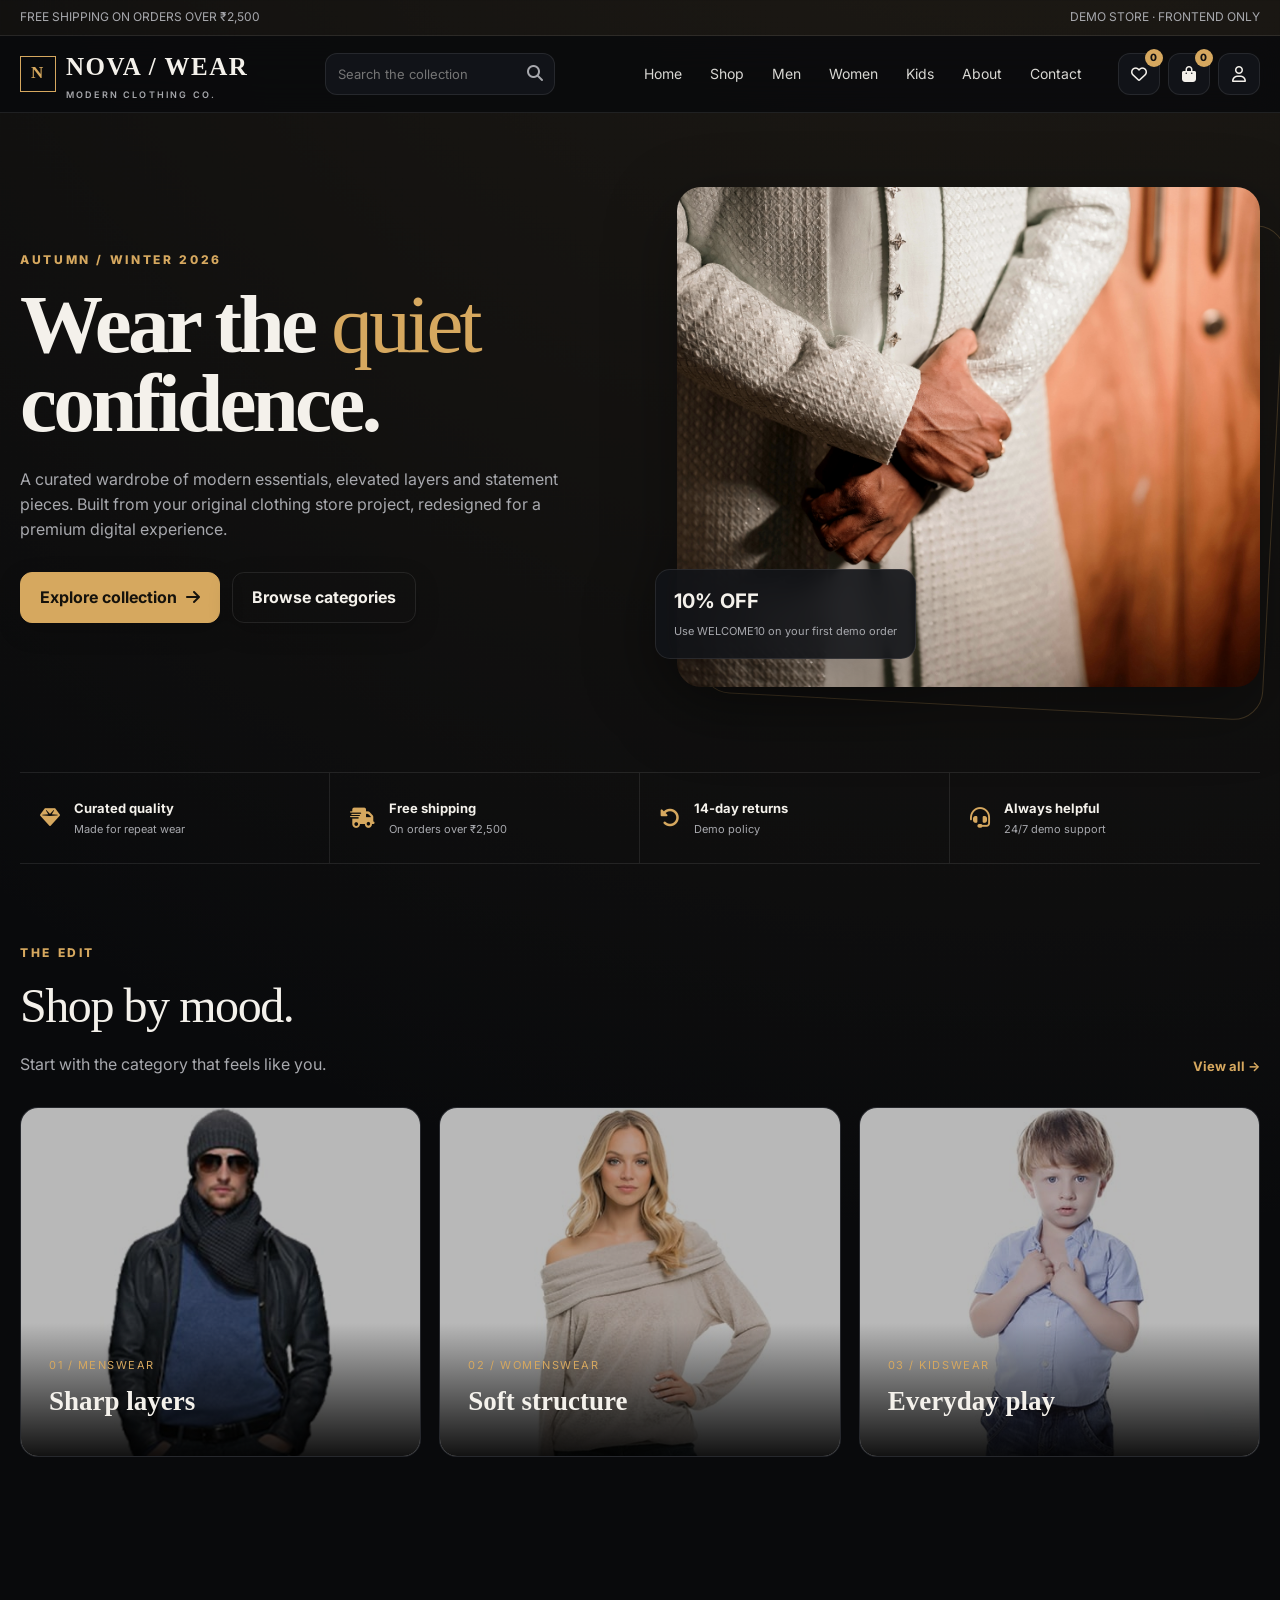
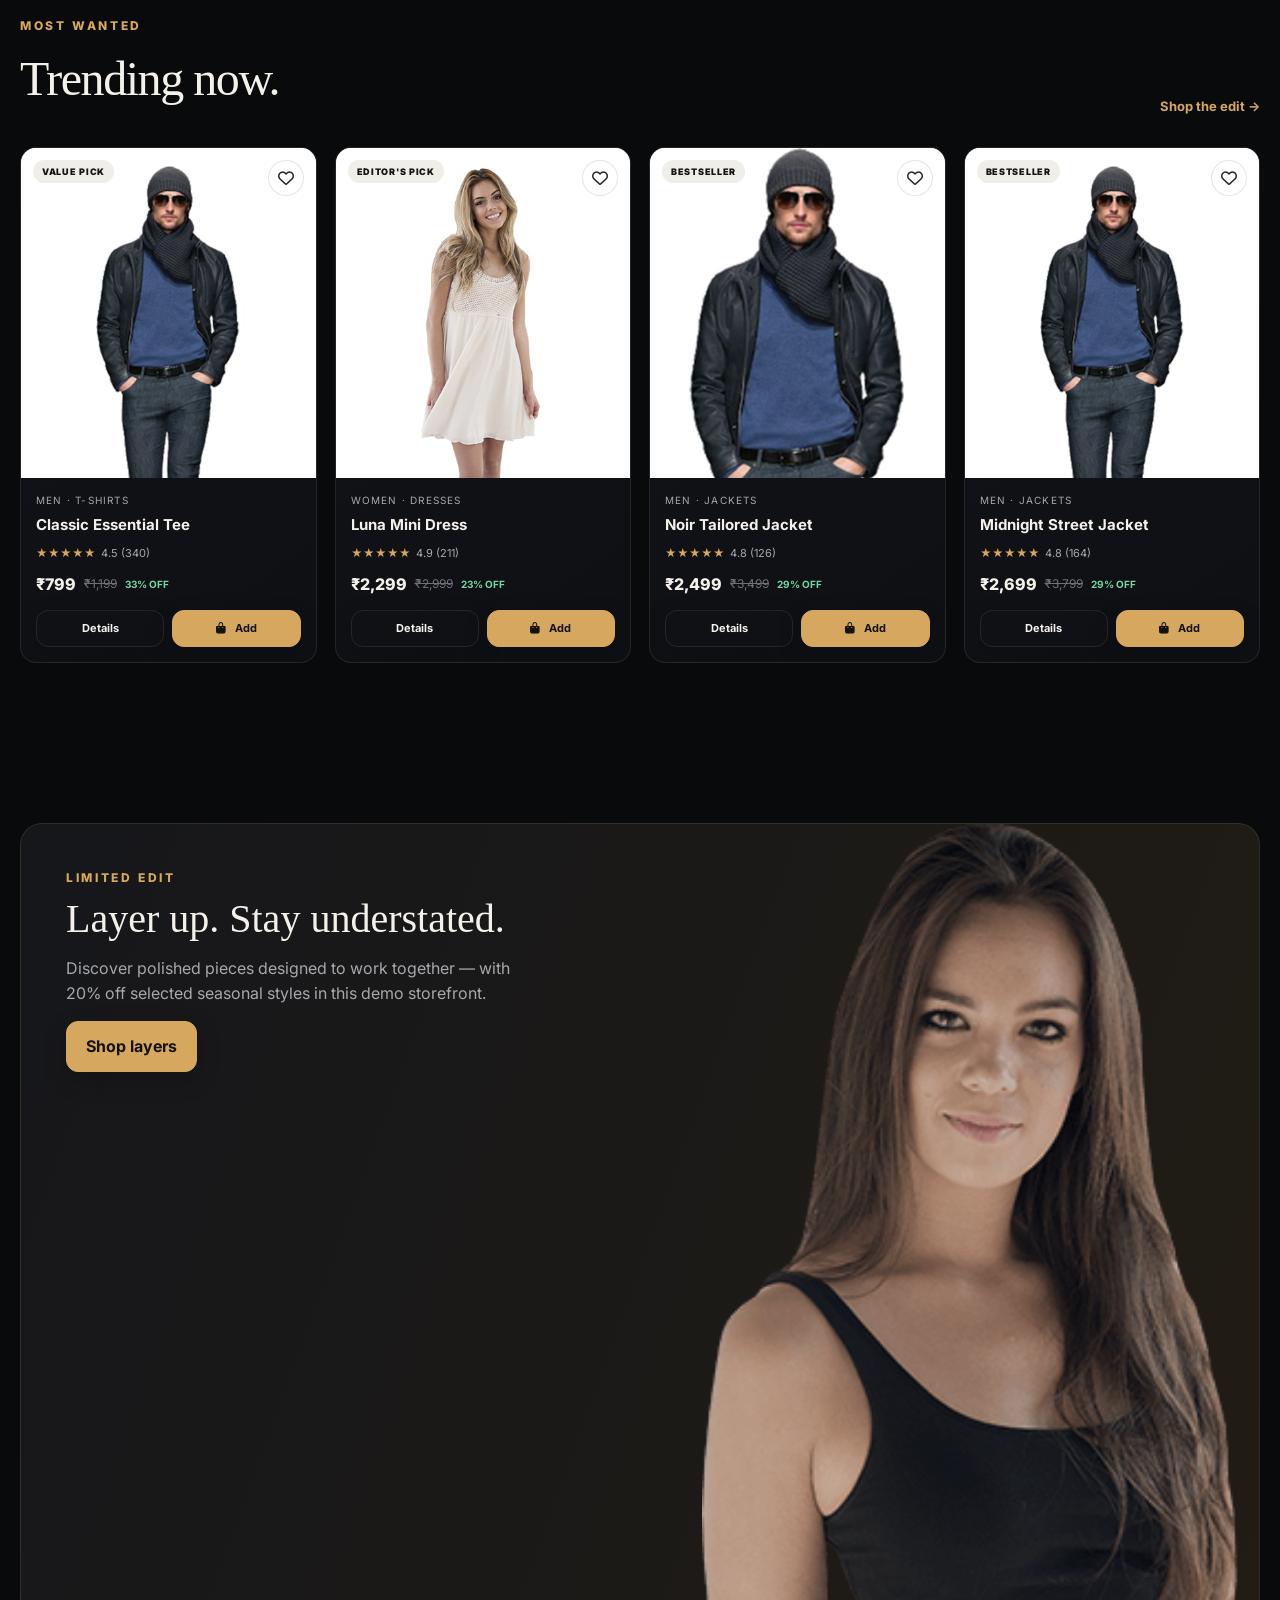
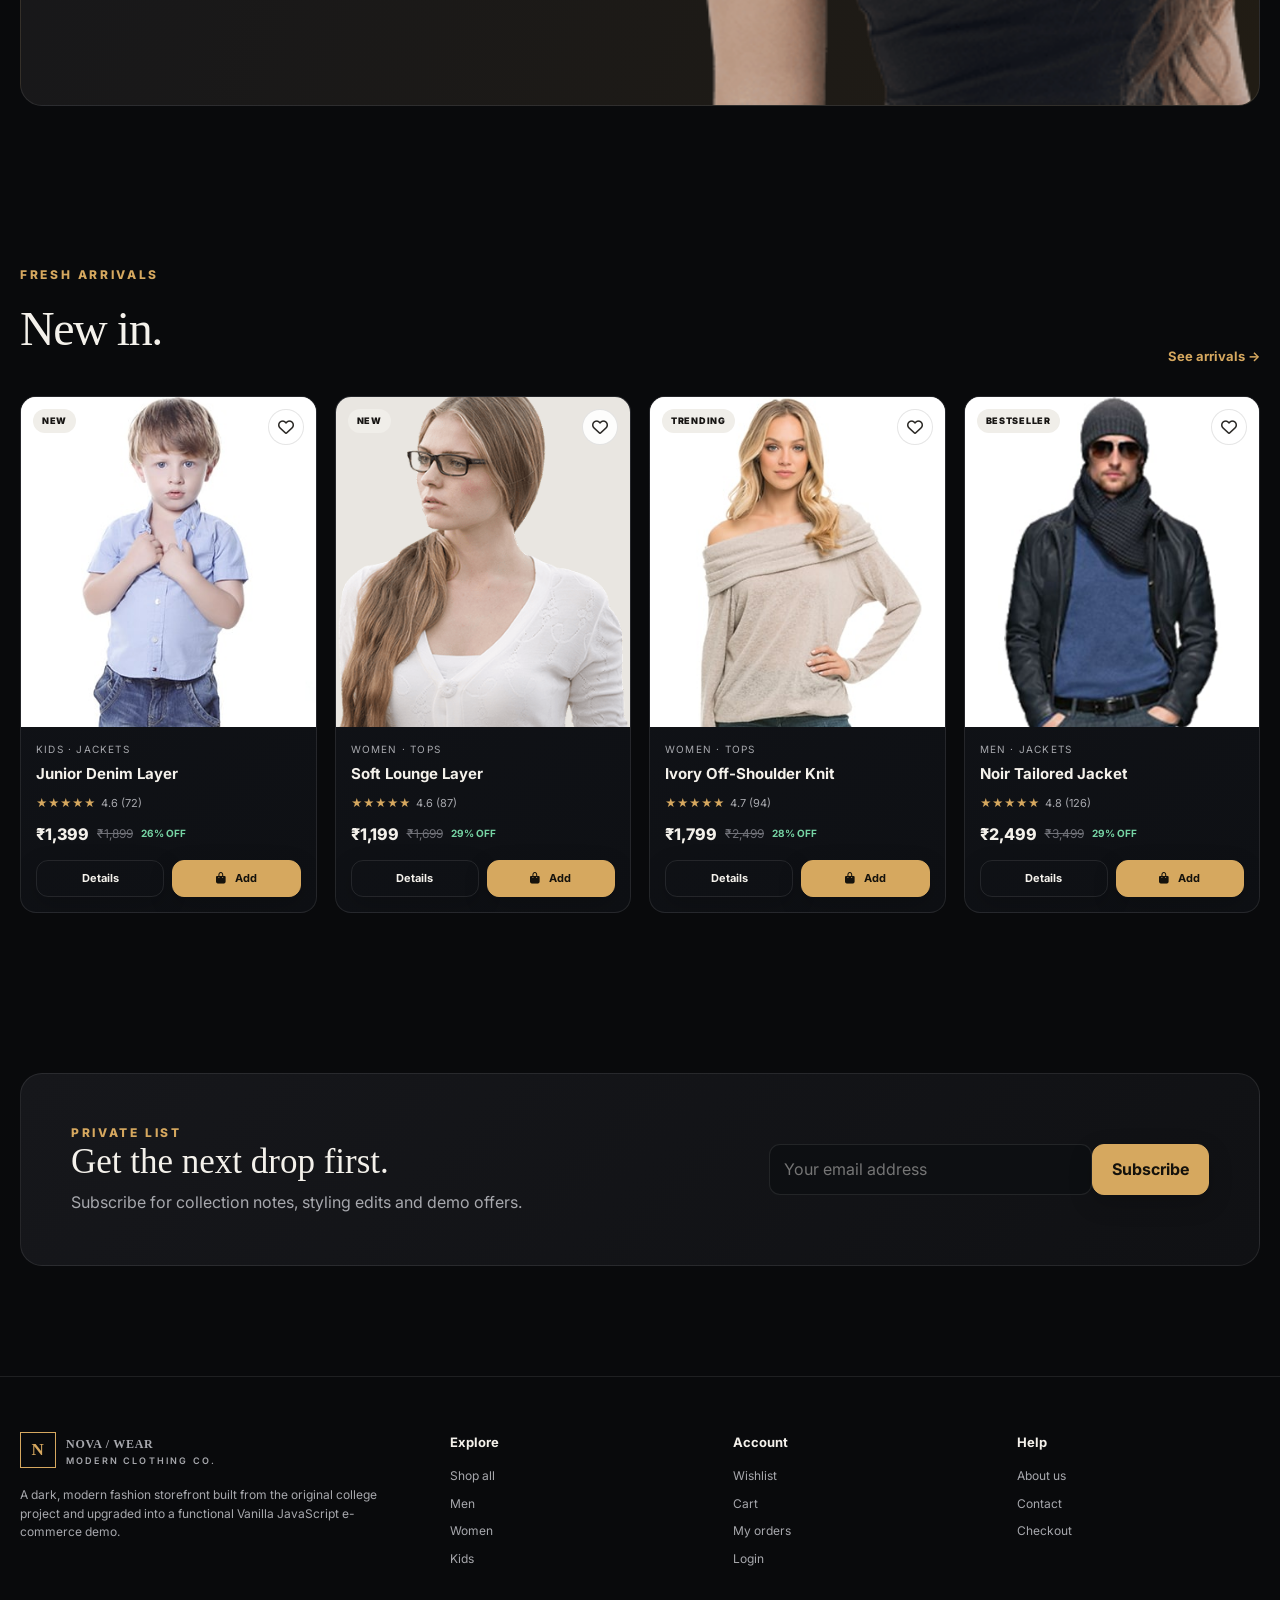
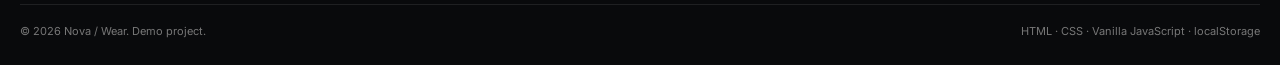
<file: index.html>
<!doctype html><html lang="en"><head><meta charset="UTF-8"><meta name="viewport" content="width=device-width, initial-scale=1.0">
<title>Home · NOVA / WEAR</title>
<meta name="description" content="NOVA / WEAR — premium dark fashion e-commerce demo.">
<link rel="preconnect" href="https://fonts.googleapis.com"><link rel="preconnect" href="https://fonts.gstatic.com" crossorigin>
<link href="https://fonts.googleapis.com/css2?family=Inter:wght@400;500;600;700;800&display=swap" rel="stylesheet">
<link rel="stylesheet" href="https://cdnjs.cloudflare.com/ajax/libs/font-awesome/6.5.2/css/all.min.css">
<link rel="stylesheet" href="css/style.css"></head><body><a class="skip-link" href="#main">Skip to content</a>
<div class="topbar"><div class="container topbar-inner"><span>FREE SHIPPING ON ORDERS OVER ₹2,500</span><span>DEMO STORE · FRONTEND ONLY</span></div></div>
<header class="site-header"><div class="container nav-wrap">
<a class="logo" href="index.html"><span class="logo-mark">N</span><span>NOVA / WEAR<small>MODERN CLOTHING CO.</small></span></a>
<form class="search-box"><input aria-label="Search products" placeholder="Search the collection"><button aria-label="Search"><i class="fa-solid fa-magnifying-glass"></i></button></form>
<button class="menu-btn" data-menu aria-label="Open navigation"><i class="fa-solid fa-bars"></i></button>
<nav class="nav" aria-label="Main navigation"><a href="index.html">Home</a><a href="shop.html">Shop</a><a href="shop.html?category=Men">Men</a><a href="shop.html?category=Women">Women</a><a href="shop.html?category=Kids">Kids</a><a href="about.html">About</a><a href="contact.html">Contact</a></nav>
<div class="nav-actions"><a class="icon-btn" href="wishlist.html" aria-label="Wishlist"><i class="fa-regular fa-heart"></i><span class="count" data-wish-count>0</span></a><a class="icon-btn" href="cart.html" aria-label="Cart"><i class="fa-solid fa-bag-shopping"></i><span class="count" data-cart-count>0</span></a><a class="icon-btn" href="login.html" aria-label="Account"><i class="fa-regular fa-user"></i></a></div>
</div></header><main id="main">
<section class="container hero"><div class="reveal"><div class="eyebrow">Autumn / Winter 2026</div><h1>Wear the <em>quiet</em> confidence.</h1><p>A curated wardrobe of modern essentials, elevated layers and statement pieces. Built from your original clothing store project, redesigned for a premium digital experience.</p><div class="hero-actions"><a class="btn btn-primary" href="shop.html">Explore collection <i class="fa-solid fa-arrow-right"></i></a><a class="btn btn-ghost" href="#categories">Browse categories</a></div></div><div class="hero-media reveal delay-2"><img src="pexels-bonaventure-fernandez-744363-28802603.jpg" alt="Premium fashion knitwear editorial"><div class="hero-badge"><strong>10% OFF</strong><span>Use WELCOME10 on your first demo order</span></div></div></section>
<section class="container"><div class="features"><div class="feature"><i class="fa-solid fa-gem"></i><div><strong>Curated quality</strong><span>Made for repeat wear</span></div></div><div class="feature"><i class="fa-solid fa-truck-fast"></i><div><strong>Free shipping</strong><span>On orders over ₹2,500</span></div></div><div class="feature"><i class="fa-solid fa-rotate-left"></i><div><strong>14-day returns</strong><span>Demo policy</span></div></div><div class="feature"><i class="fa-solid fa-headset"></i><div><strong>Always helpful</strong><span>24/7 demo support</span></div></div></div></section>
<section class="section container" id="categories"><div class="section-head"><div><div class="eyebrow">The edit</div><h2>Shop by mood.</h2><p>Start with the category that feels like you.</p></div><a class="text-link" href="shop.html">View all →</a></div><div class="category-grid"><a class="category-card" data-cat="Men" href="shop.html?category=Men"><img src="cat-1.jpg" alt="Men's fashion"><div class="category-overlay"><span>01 / Menswear</span><h3>Sharp layers</h3></div></a><a class="category-card" data-cat="Women" href="shop.html?category=Women"><img src="cat-2.jpg" alt="Women's fashion"><div class="category-overlay"><span>02 / Womenswear</span><h3>Soft structure</h3></div></a><a class="category-card" data-cat="Kids" href="shop.html?category=Kids"><img src="cat-3.jpg" alt="Kids fashion"><div class="category-overlay"><span>03 / Kidswear</span><h3>Everyday play</h3></div></a></div></section>
<section class="section container"><div class="section-head"><div><div class="eyebrow">Most wanted</div><h2>Trending now.</h2></div><a class="text-link" href="shop.html">Shop the edit →</a></div><div id="home-products" class="product-grid"></div></section>
<section class="section container"><div class="offer-strip"><div class="offer-copy"><div class="eyebrow">Limited edit</div><h2>Layer up. Stay understated.</h2><p>Discover polished pieces designed to work together — with 20% off selected seasonal styles in this demo storefront.</p><a class="btn btn-primary" href="shop.html?category=Jackets">Shop layers</a></div><div class="offer-image"><img src="offer-1.png" alt="Seasonal fashion offer"></div></div></section>
<section class="section container"><div class="section-head"><div><div class="eyebrow">Fresh arrivals</div><h2>New in.</h2></div><a class="text-link" href="shop.html?sort=new">See arrivals →</a></div><div id="new-products" class="product-grid"></div></section>
<section class="section container"><div class="newsletter"><div><div class="eyebrow">Private list</div><h2>Get the next drop first.</h2><p>Subscribe for collection notes, styling edits and demo offers.</p></div><form class="newsletter-form" data-newsletter><input type="email" required placeholder="Your email address" aria-label="Email address"><button class="btn btn-primary">Subscribe</button></form></div></section>
</main><div data-footer></div><div class="toast-wrap"></div>
<script src="js/products.js"></script><script src="js/app.js"></script><script>document.addEventListener("DOMContentLoaded",()=>{renderGrid(document.querySelector("#home-products"),PRODUCTS.slice().sort((a,b)=>b.popularity-a.popularity).slice(0,4));renderGrid(document.querySelector("#new-products"),PRODUCTS.slice().sort((a,b)=>b.newest-a.newest).slice(0,4));document.querySelector("[data-newsletter]")?.addEventListener("submit",e=>{e.preventDefault();toast("You're on the list — demo subscription saved");e.target.reset()})})</script></body></html>
</file>
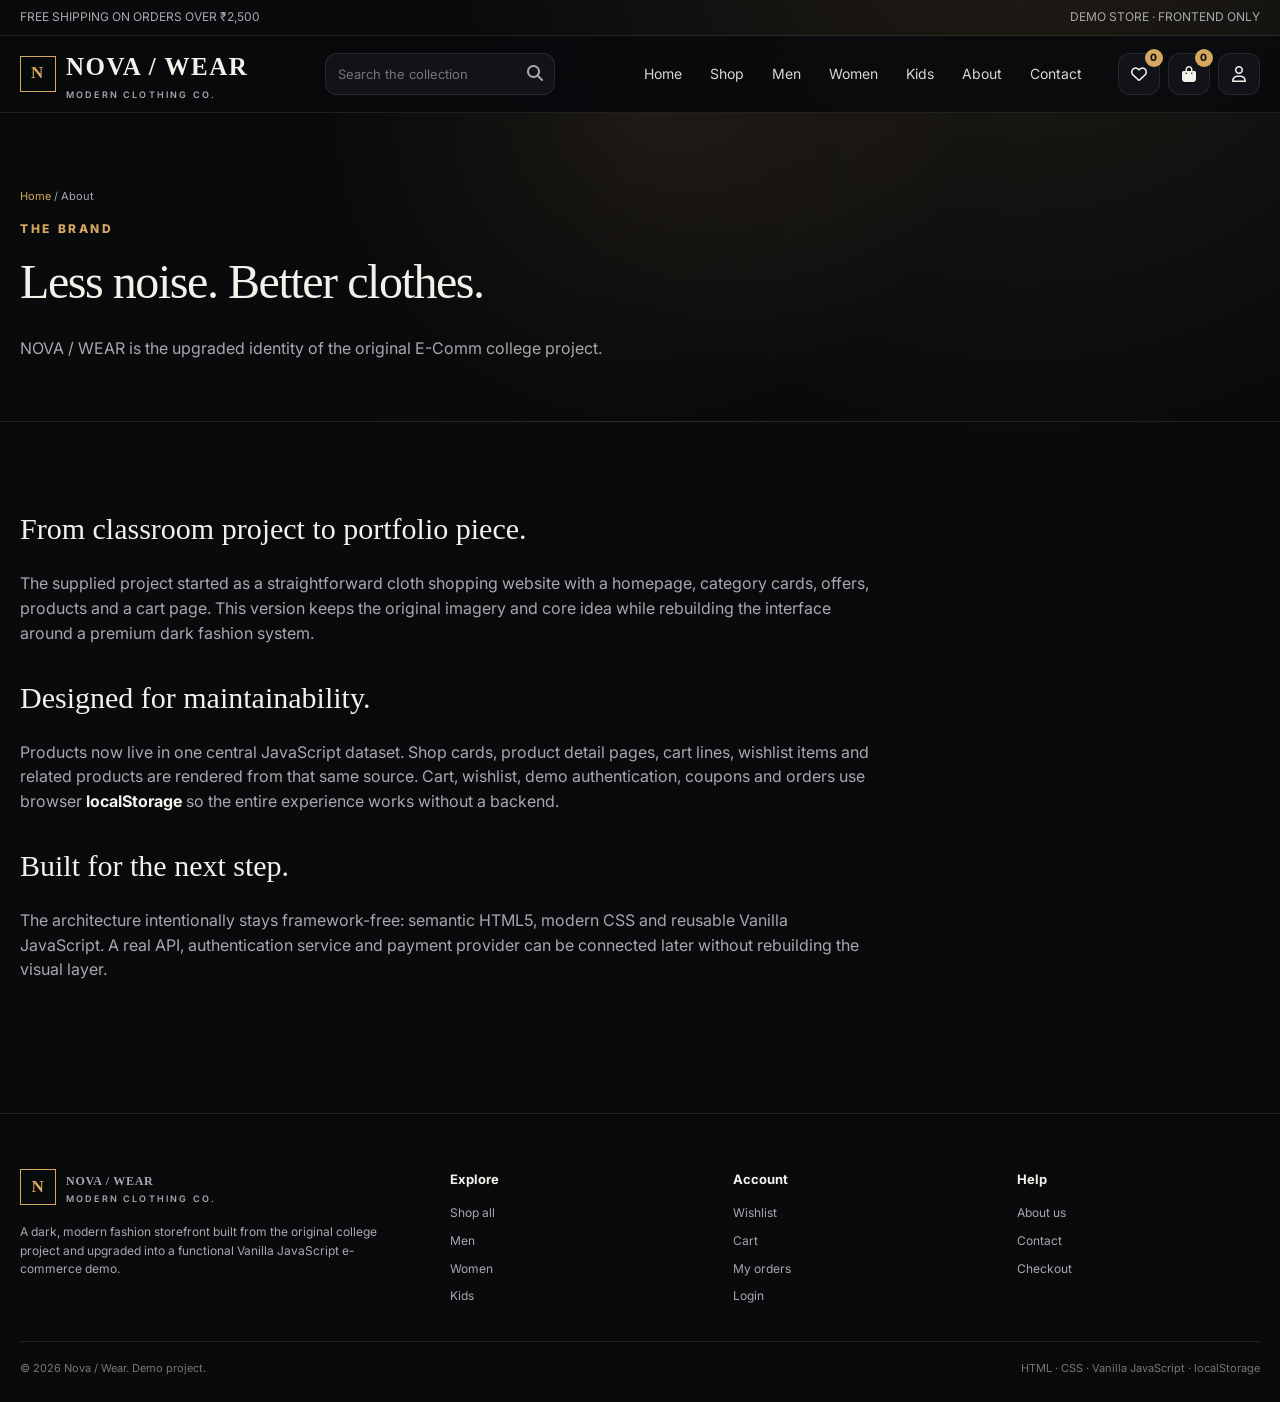
<file: about.html>
<!doctype html><html lang="en"><head><meta charset="UTF-8"><meta name="viewport" content="width=device-width, initial-scale=1.0">
<title>About · NOVA / WEAR</title>
<meta name="description" content="NOVA / WEAR — premium dark fashion e-commerce demo.">
<link rel="preconnect" href="https://fonts.googleapis.com"><link rel="preconnect" href="https://fonts.gstatic.com" crossorigin>
<link href="https://fonts.googleapis.com/css2?family=Inter:wght@400;500;600;700;800&display=swap" rel="stylesheet">
<link rel="stylesheet" href="https://cdnjs.cloudflare.com/ajax/libs/font-awesome/6.5.2/css/all.min.css">
<link rel="stylesheet" href="css/style.css"></head><body><a class="skip-link" href="#main">Skip to content</a>
<div class="topbar"><div class="container topbar-inner"><span>FREE SHIPPING ON ORDERS OVER ₹2,500</span><span>DEMO STORE · FRONTEND ONLY</span></div></div>
<header class="site-header"><div class="container nav-wrap">
<a class="logo" href="index.html"><span class="logo-mark">N</span><span>NOVA / WEAR<small>MODERN CLOTHING CO.</small></span></a>
<form class="search-box"><input aria-label="Search products" placeholder="Search the collection"><button aria-label="Search"><i class="fa-solid fa-magnifying-glass"></i></button></form>
<button class="menu-btn" data-menu aria-label="Open navigation"><i class="fa-solid fa-bars"></i></button>
<nav class="nav" aria-label="Main navigation"><a href="index.html">Home</a><a href="shop.html">Shop</a><a href="shop.html?category=Men">Men</a><a href="shop.html?category=Women">Women</a><a href="shop.html?category=Kids">Kids</a><a href="about.html">About</a><a href="contact.html">Contact</a></nav>
<div class="nav-actions"><a class="icon-btn" href="wishlist.html" aria-label="Wishlist"><i class="fa-regular fa-heart"></i><span class="count" data-wish-count>0</span></a><a class="icon-btn" href="cart.html" aria-label="Cart"><i class="fa-solid fa-bag-shopping"></i><span class="count" data-cart-count>0</span></a><a class="icon-btn" href="login.html" aria-label="Account"><i class="fa-regular fa-user"></i></a></div>
</div></header><main id="main"><section class="page-head"><div class="container"><div class="breadcrumbs"><a href="index.html">Home</a> / About</div><div class="eyebrow">The brand</div><h1>Less noise. Better clothes.</h1><p>NOVA / WEAR is the upgraded identity of the original E-Comm college project.</p></div></section><section class="content-section container"><div class="prose"><h2>From classroom project to portfolio piece.</h2><p>The supplied project started as a straightforward cloth shopping website with a homepage, category cards, offers, products and a cart page. This version keeps the original imagery and core idea while rebuilding the interface around a premium dark fashion system.</p><h2>Designed for maintainability.</h2><p>Products now live in one central JavaScript dataset. Shop cards, product detail pages, cart lines, wishlist items and related products are rendered from that same source. Cart, wishlist, demo authentication, coupons and orders use browser <strong>localStorage</strong> so the entire experience works without a backend.</p><h2>Built for the next step.</h2><p>The architecture intentionally stays framework-free: semantic HTML5, modern CSS and reusable Vanilla JavaScript. A real API, authentication service and payment provider can be connected later without rebuilding the visual layer.</p></div></section></main><div data-footer></div><div class="toast-wrap"></div>
<script src="js/products.js"></script><script src="js/app.js"></script></body></html>
</file>
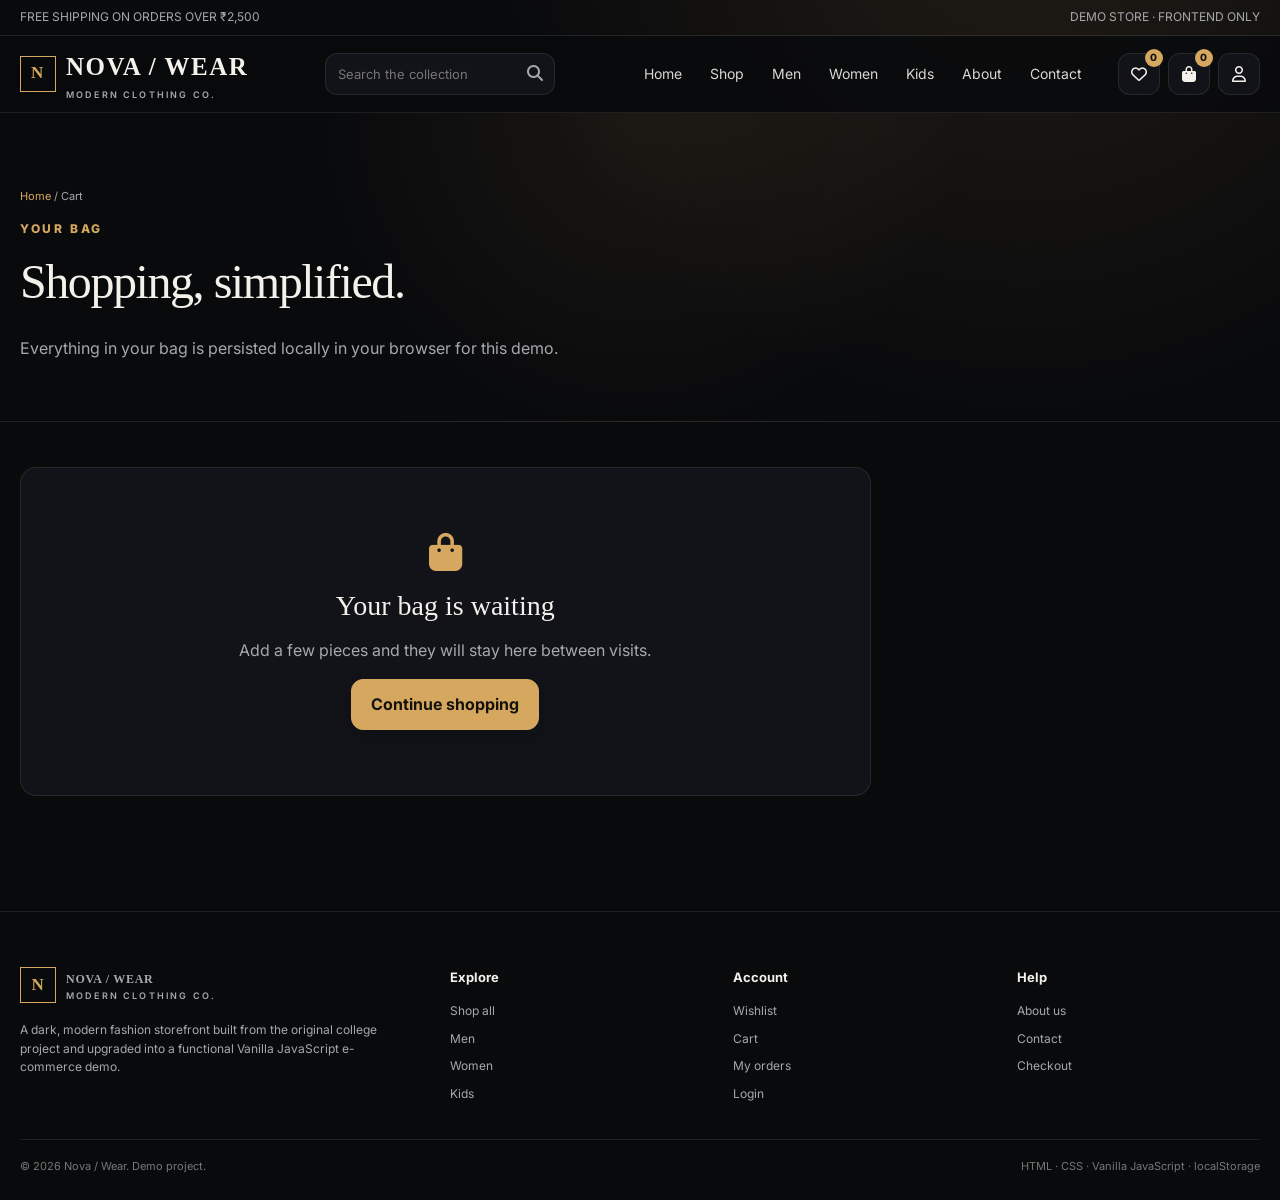
<file: cart.html>
<!doctype html><html lang="en"><head><meta charset="UTF-8"><meta name="viewport" content="width=device-width, initial-scale=1.0">
<title>Cart · NOVA / WEAR</title>
<meta name="description" content="NOVA / WEAR — premium dark fashion e-commerce demo.">
<link rel="preconnect" href="https://fonts.googleapis.com"><link rel="preconnect" href="https://fonts.gstatic.com" crossorigin>
<link href="https://fonts.googleapis.com/css2?family=Inter:wght@400;500;600;700;800&display=swap" rel="stylesheet">
<link rel="stylesheet" href="https://cdnjs.cloudflare.com/ajax/libs/font-awesome/6.5.2/css/all.min.css">
<link rel="stylesheet" href="css/style.css"></head><body><a class="skip-link" href="#main">Skip to content</a>
<div class="topbar"><div class="container topbar-inner"><span>FREE SHIPPING ON ORDERS OVER ₹2,500</span><span>DEMO STORE · FRONTEND ONLY</span></div></div>
<header class="site-header"><div class="container nav-wrap">
<a class="logo" href="index.html"><span class="logo-mark">N</span><span>NOVA / WEAR<small>MODERN CLOTHING CO.</small></span></a>
<form class="search-box"><input aria-label="Search products" placeholder="Search the collection"><button aria-label="Search"><i class="fa-solid fa-magnifying-glass"></i></button></form>
<button class="menu-btn" data-menu aria-label="Open navigation"><i class="fa-solid fa-bars"></i></button>
<nav class="nav" aria-label="Main navigation"><a href="index.html">Home</a><a href="shop.html">Shop</a><a href="shop.html?category=Men">Men</a><a href="shop.html?category=Women">Women</a><a href="shop.html?category=Kids">Kids</a><a href="about.html">About</a><a href="contact.html">Contact</a></nav>
<div class="nav-actions"><a class="icon-btn" href="wishlist.html" aria-label="Wishlist"><i class="fa-regular fa-heart"></i><span class="count" data-wish-count>0</span></a><a class="icon-btn" href="cart.html" aria-label="Cart"><i class="fa-solid fa-bag-shopping"></i><span class="count" data-cart-count>0</span></a><a class="icon-btn" href="login.html" aria-label="Account"><i class="fa-regular fa-user"></i></a></div>
</div></header><main id="main"><section class="page-head"><div class="container"><div class="breadcrumbs"><a href="index.html">Home</a> / Cart</div><div class="eyebrow">Your bag</div><h1>Shopping, simplified.</h1><p>Everything in your bag is persisted locally in your browser for this demo.</p></div></section><section class="container cart-layout"><div class="cart-list" id="cart-root"></div></section></main><div data-footer></div><div class="toast-wrap"></div>
<script src="js/products.js"></script><script src="js/app.js"></script><script src="js/cart.js"></script></body></html>
</file>
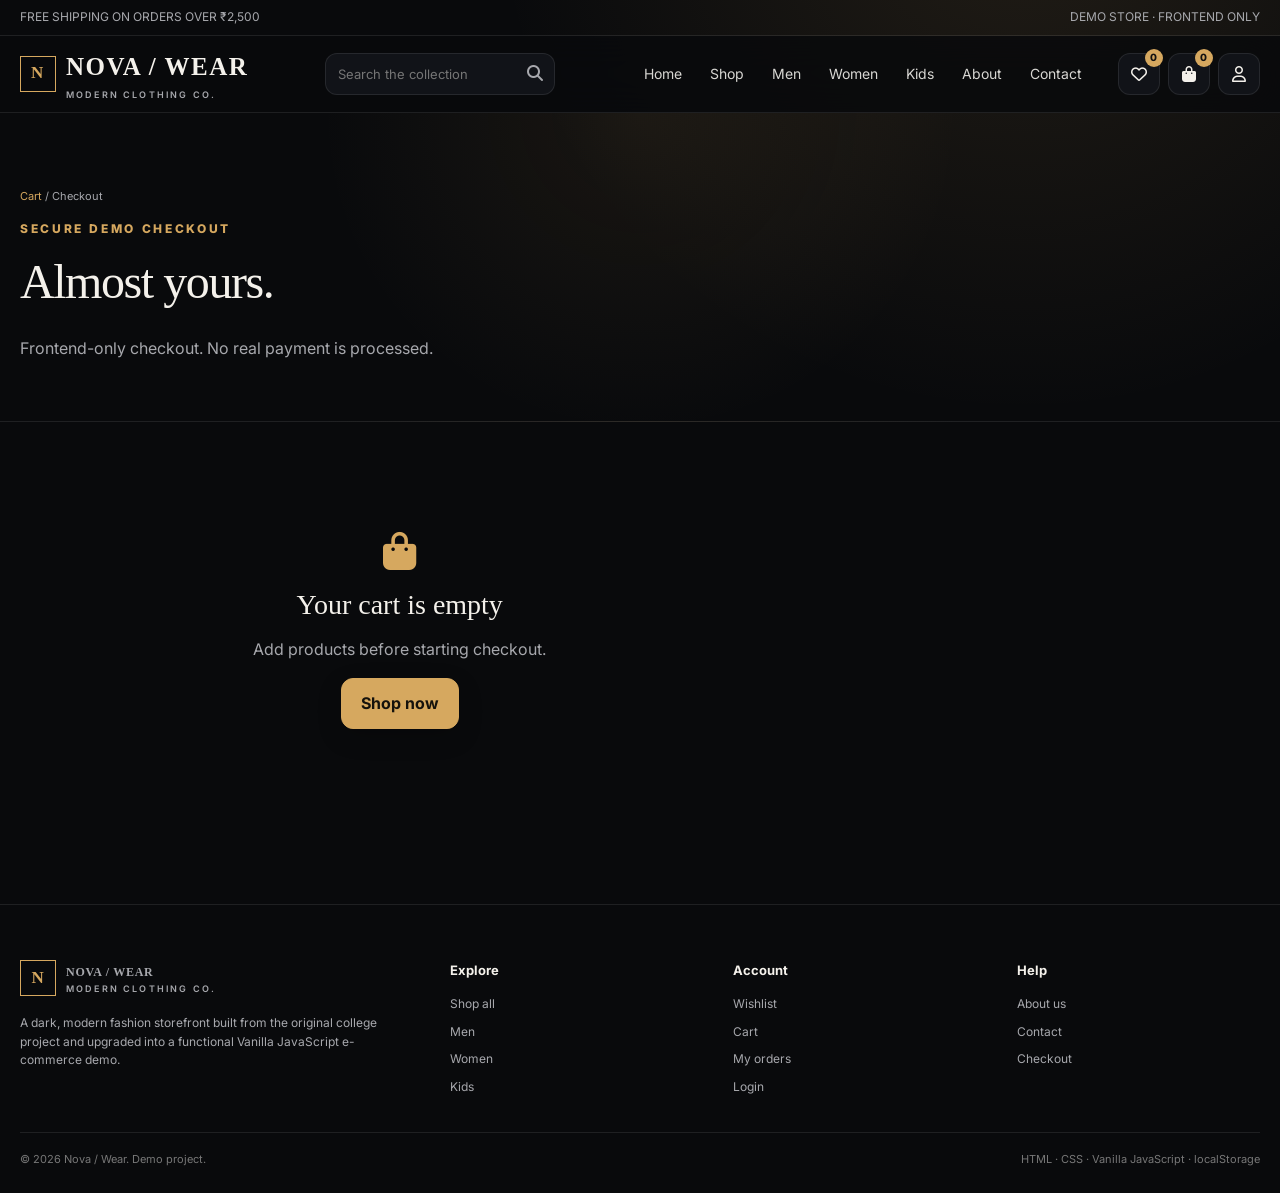
<file: checkout.html>
<!doctype html><html lang="en"><head><meta charset="UTF-8"><meta name="viewport" content="width=device-width, initial-scale=1.0">
<title>Checkout · NOVA / WEAR</title>
<meta name="description" content="NOVA / WEAR — premium dark fashion e-commerce demo.">
<link rel="preconnect" href="https://fonts.googleapis.com"><link rel="preconnect" href="https://fonts.gstatic.com" crossorigin>
<link href="https://fonts.googleapis.com/css2?family=Inter:wght@400;500;600;700;800&display=swap" rel="stylesheet">
<link rel="stylesheet" href="https://cdnjs.cloudflare.com/ajax/libs/font-awesome/6.5.2/css/all.min.css">
<link rel="stylesheet" href="css/style.css"></head><body><a class="skip-link" href="#main">Skip to content</a>
<div class="topbar"><div class="container topbar-inner"><span>FREE SHIPPING ON ORDERS OVER ₹2,500</span><span>DEMO STORE · FRONTEND ONLY</span></div></div>
<header class="site-header"><div class="container nav-wrap">
<a class="logo" href="index.html"><span class="logo-mark">N</span><span>NOVA / WEAR<small>MODERN CLOTHING CO.</small></span></a>
<form class="search-box"><input aria-label="Search products" placeholder="Search the collection"><button aria-label="Search"><i class="fa-solid fa-magnifying-glass"></i></button></form>
<button class="menu-btn" data-menu aria-label="Open navigation"><i class="fa-solid fa-bars"></i></button>
<nav class="nav" aria-label="Main navigation"><a href="index.html">Home</a><a href="shop.html">Shop</a><a href="shop.html?category=Men">Men</a><a href="shop.html?category=Women">Women</a><a href="shop.html?category=Kids">Kids</a><a href="about.html">About</a><a href="contact.html">Contact</a></nav>
<div class="nav-actions"><a class="icon-btn" href="wishlist.html" aria-label="Wishlist"><i class="fa-regular fa-heart"></i><span class="count" data-wish-count>0</span></a><a class="icon-btn" href="cart.html" aria-label="Cart"><i class="fa-solid fa-bag-shopping"></i><span class="count" data-cart-count>0</span></a><a class="icon-btn" href="login.html" aria-label="Account"><i class="fa-regular fa-user"></i></a></div>
</div></header><main id="main"><section class="page-head"><div class="container"><div class="breadcrumbs"><a href="cart.html">Cart</a> / Checkout</div><div class="eyebrow">Secure demo checkout</div><h1>Almost yours.</h1><p>Frontend-only checkout. No real payment is processed.</p></div></section><section id="checkout-main" class="container checkout-layout"><form id="checkout-form" class="form-card" novalidate><h2>Delivery details</h2><div class="form-grid"><div class="form-group"><label for="name">Full name *</label><input class="field" id="name" name="name" required autocomplete="name"></div><div class="form-group"><label for="email">Email *</label><input class="field" id="email" name="email" type="email" required autocomplete="email"></div><div class="form-group"><label for="phone">Phone *</label><input class="field" id="phone" name="phone" required pattern="[0-9]{10}" inputmode="numeric" placeholder="10-digit number"></div><div class="form-group"><label for="pincode">Pincode *</label><input class="field" id="pincode" name="pincode" required pattern="[0-9]{6}" inputmode="numeric"></div><div class="form-group full"><label for="address">Address *</label><textarea class="field" id="address" name="address" required rows="3"></textarea></div><div class="form-group"><label for="city">City *</label><input class="field" id="city" name="city" required></div><div class="form-group"><label for="state">State *</label><input class="field" id="state" name="state" required></div><div class="form-group full"><label>Payment method *</label><div class="payment-options"><label class="payment-option"><input type="radio" name="payment" value="Cash on Delivery" required> COD</label><label class="payment-option"><input type="radio" name="payment" value="Credit / Debit Card"> Card</label><label class="payment-option"><input type="radio" name="payment" value="UPI"> UPI</label></div><div class="form-note">Demo only — no card or UPI details are collected.</div></div></div><button class="btn btn-primary" style="width:100%;margin-top:22px" type="submit">Place demo order <i class="fa-solid fa-arrow-right"></i></button></form><aside id="checkout-summary" class="summary"></aside></section></main><div data-footer></div><div class="toast-wrap"></div>
<script src="js/products.js"></script><script src="js/app.js"></script><script src="js/checkout.js"></script></body></html>
</file>
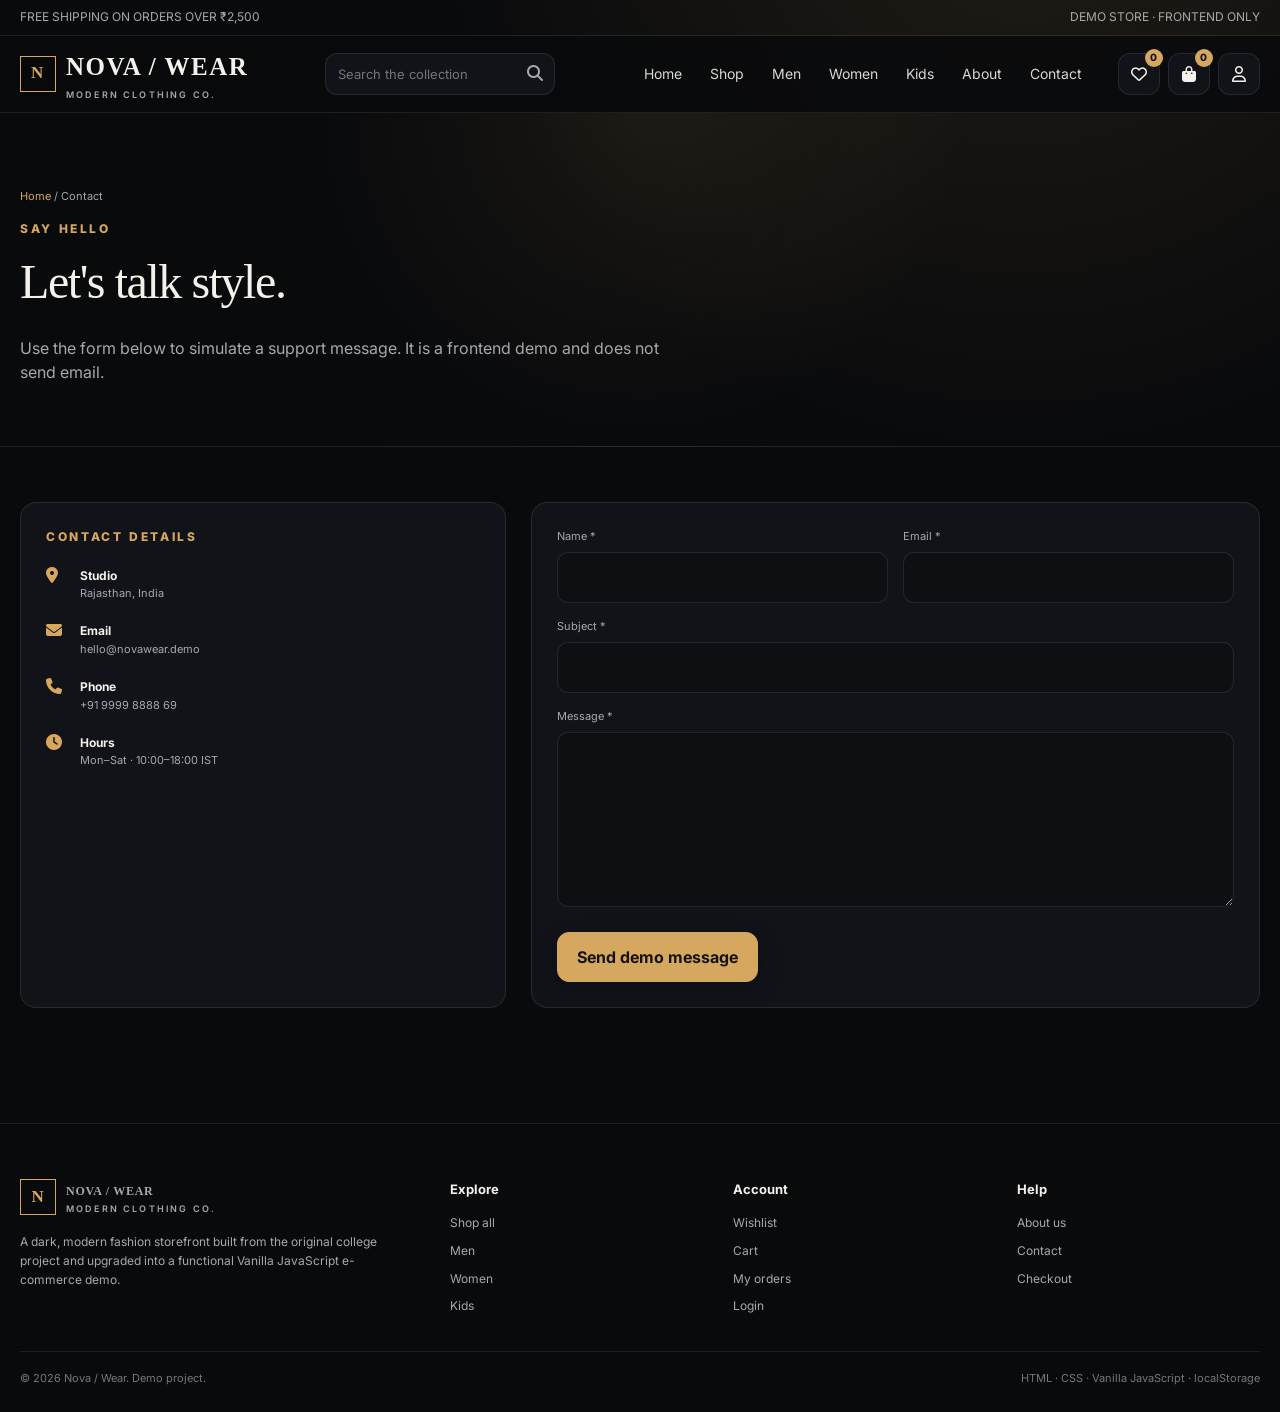
<file: contact.html>
<!doctype html><html lang="en"><head><meta charset="UTF-8"><meta name="viewport" content="width=device-width, initial-scale=1.0">
<title>Contact · NOVA / WEAR</title>
<meta name="description" content="NOVA / WEAR — premium dark fashion e-commerce demo.">
<link rel="preconnect" href="https://fonts.googleapis.com"><link rel="preconnect" href="https://fonts.gstatic.com" crossorigin>
<link href="https://fonts.googleapis.com/css2?family=Inter:wght@400;500;600;700;800&display=swap" rel="stylesheet">
<link rel="stylesheet" href="https://cdnjs.cloudflare.com/ajax/libs/font-awesome/6.5.2/css/all.min.css">
<link rel="stylesheet" href="css/style.css"></head><body><a class="skip-link" href="#main">Skip to content</a>
<div class="topbar"><div class="container topbar-inner"><span>FREE SHIPPING ON ORDERS OVER ₹2,500</span><span>DEMO STORE · FRONTEND ONLY</span></div></div>
<header class="site-header"><div class="container nav-wrap">
<a class="logo" href="index.html"><span class="logo-mark">N</span><span>NOVA / WEAR<small>MODERN CLOTHING CO.</small></span></a>
<form class="search-box"><input aria-label="Search products" placeholder="Search the collection"><button aria-label="Search"><i class="fa-solid fa-magnifying-glass"></i></button></form>
<button class="menu-btn" data-menu aria-label="Open navigation"><i class="fa-solid fa-bars"></i></button>
<nav class="nav" aria-label="Main navigation"><a href="index.html">Home</a><a href="shop.html">Shop</a><a href="shop.html?category=Men">Men</a><a href="shop.html?category=Women">Women</a><a href="shop.html?category=Kids">Kids</a><a href="about.html">About</a><a href="contact.html">Contact</a></nav>
<div class="nav-actions"><a class="icon-btn" href="wishlist.html" aria-label="Wishlist"><i class="fa-regular fa-heart"></i><span class="count" data-wish-count>0</span></a><a class="icon-btn" href="cart.html" aria-label="Cart"><i class="fa-solid fa-bag-shopping"></i><span class="count" data-cart-count>0</span></a><a class="icon-btn" href="login.html" aria-label="Account"><i class="fa-regular fa-user"></i></a></div>
</div></header><main id="main"><section class="page-head"><div class="container"><div class="breadcrumbs"><a href="index.html">Home</a> / Contact</div><div class="eyebrow">Say hello</div><h1>Let's talk style.</h1><p>Use the form below to simulate a support message. It is a frontend demo and does not send email.</p></div></section><section class="content-section container"><div class="contact-grid"><div class="contact-card"><div class="eyebrow">Contact details</div><div class="contact-line"><i class="fa-solid fa-location-dot"></i><div><strong>Studio</strong><span>Rajasthan, India</span></div></div><div class="contact-line"><i class="fa-solid fa-envelope"></i><div><strong>Email</strong><span>hello@novawear.demo</span></div></div><div class="contact-line"><i class="fa-solid fa-phone"></i><div><strong>Phone</strong><span>+91 9999 8888 69</span></div></div><div class="contact-line"><i class="fa-solid fa-clock"></i><div><strong>Hours</strong><span>Mon–Sat · 10:00–18:00 IST</span></div></div></div><form class="contact-card" id="contact-form"><div class="form-grid"><div class="form-group"><label>Name *</label><input class="field" required></div><div class="form-group"><label>Email *</label><input class="field" type="email" required></div><div class="form-group full"><label>Subject *</label><input class="field" required></div><div class="form-group full"><label>Message *</label><textarea class="field" rows="6" required></textarea></div></div><button class="btn btn-primary" style="margin-top:18px">Send demo message</button></form></div></section></main><div data-footer></div><div class="toast-wrap"></div>
<script src="js/products.js"></script><script src="js/app.js"></script><script>document.addEventListener("DOMContentLoaded",()=>document.querySelector("#contact-form")?.addEventListener("submit",e=>{e.preventDefault();if(e.target.checkValidity()){toast("Message saved as a demo — thank you!");e.target.reset()}else e.target.reportValidity()}))</script></body></html>
</file>
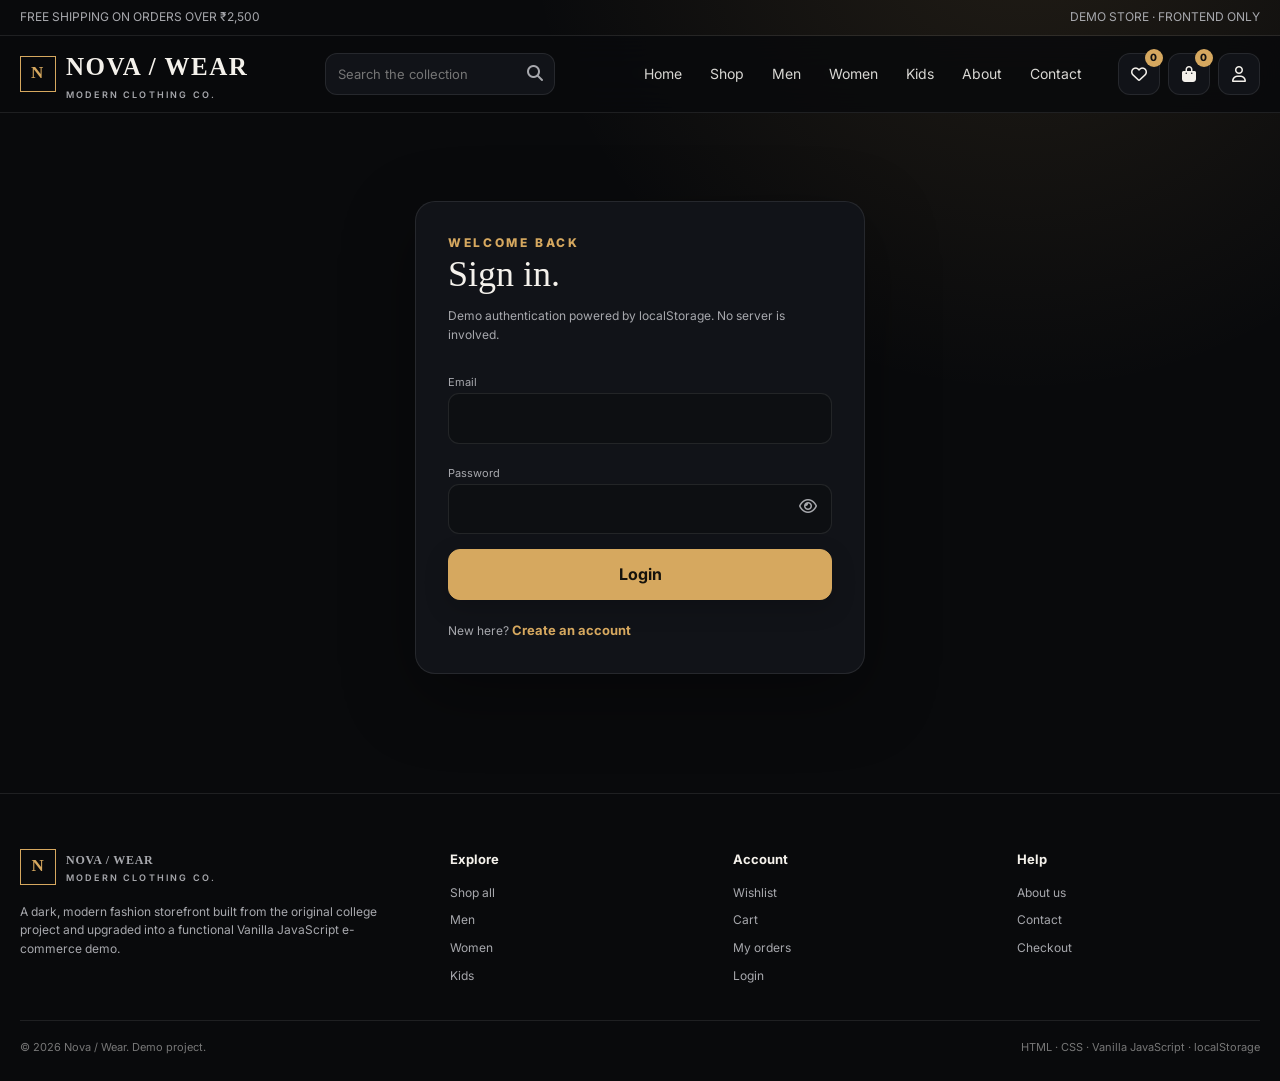
<file: login.html>
<!doctype html><html lang="en"><head><meta charset="UTF-8"><meta name="viewport" content="width=device-width, initial-scale=1.0">
<title>Login · NOVA / WEAR</title>
<meta name="description" content="NOVA / WEAR — premium dark fashion e-commerce demo.">
<link rel="preconnect" href="https://fonts.googleapis.com"><link rel="preconnect" href="https://fonts.gstatic.com" crossorigin>
<link href="https://fonts.googleapis.com/css2?family=Inter:wght@400;500;600;700;800&display=swap" rel="stylesheet">
<link rel="stylesheet" href="https://cdnjs.cloudflare.com/ajax/libs/font-awesome/6.5.2/css/all.min.css">
<link rel="stylesheet" href="css/style.css"></head><body><a class="skip-link" href="#main">Skip to content</a>
<div class="topbar"><div class="container topbar-inner"><span>FREE SHIPPING ON ORDERS OVER ₹2,500</span><span>DEMO STORE · FRONTEND ONLY</span></div></div>
<header class="site-header"><div class="container nav-wrap">
<a class="logo" href="index.html"><span class="logo-mark">N</span><span>NOVA / WEAR<small>MODERN CLOTHING CO.</small></span></a>
<form class="search-box"><input aria-label="Search products" placeholder="Search the collection"><button aria-label="Search"><i class="fa-solid fa-magnifying-glass"></i></button></form>
<button class="menu-btn" data-menu aria-label="Open navigation"><i class="fa-solid fa-bars"></i></button>
<nav class="nav" aria-label="Main navigation"><a href="index.html">Home</a><a href="shop.html">Shop</a><a href="shop.html?category=Men">Men</a><a href="shop.html?category=Women">Women</a><a href="shop.html?category=Kids">Kids</a><a href="about.html">About</a><a href="contact.html">Contact</a></nav>
<div class="nav-actions"><a class="icon-btn" href="wishlist.html" aria-label="Wishlist"><i class="fa-regular fa-heart"></i><span class="count" data-wish-count>0</span></a><a class="icon-btn" href="cart.html" aria-label="Cart"><i class="fa-solid fa-bag-shopping"></i><span class="count" data-cart-count>0</span></a><a class="icon-btn" href="login.html" aria-label="Account"><i class="fa-regular fa-user"></i></a></div>
</div></header><main id="main"><section class="container auth-wrap"><div class="auth-card"><div class="eyebrow">Welcome back</div><h1>Sign in.</h1><p>Demo authentication powered by localStorage. No server is involved.</p><form class="stack" data-auth-form="login"><div><label class="muted" style="font-size:11px">Email</label><input class="field" name="email" type="email" required autocomplete="email"></div><div><label class="muted" style="font-size:11px">Password</label><div class="password-wrap"><input class="field" id="login-password" name="password" type="password" required><button type="button" class="password-toggle" data-password-toggle="login-password"><i class="fa-regular fa-eye"></i></button></div></div><button class="btn btn-primary" type="submit">Login</button></form><p style="margin:20px 0 0">New here? <a class="text-link" href="register.html">Create an account</a></p></div></section></main><div data-footer></div><div class="toast-wrap"></div>
<script src="js/products.js"></script><script src="js/app.js"></script><script src="js/auth.js"></script></body></html>
</file>
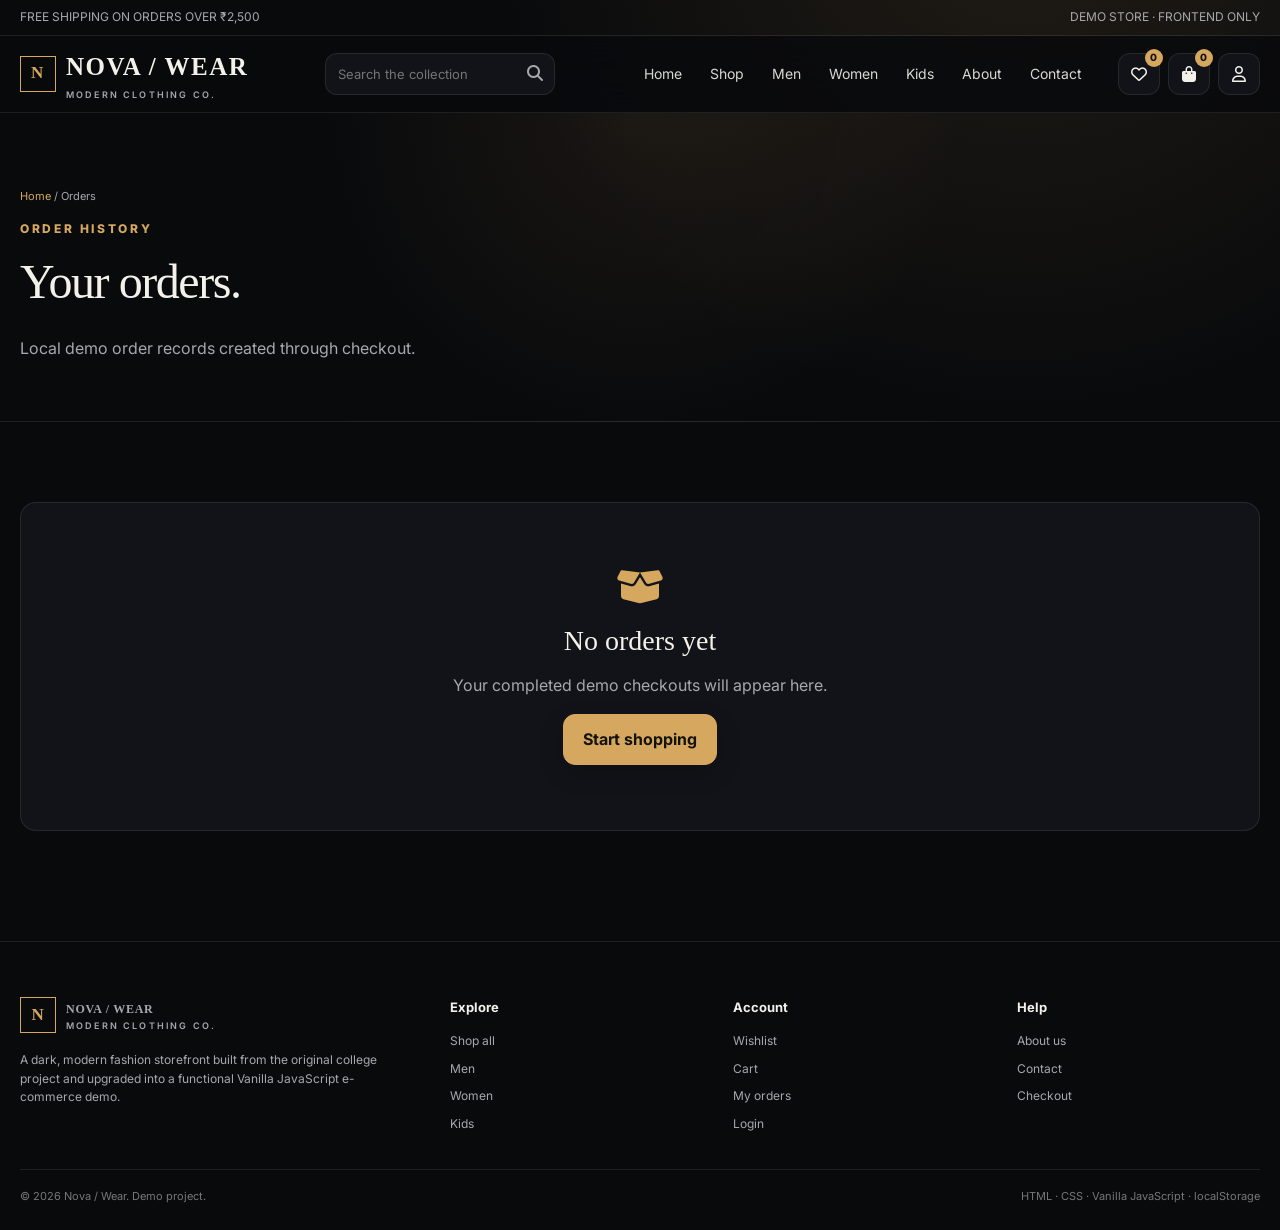
<file: orders.html>
<!doctype html><html lang="en"><head><meta charset="UTF-8"><meta name="viewport" content="width=device-width, initial-scale=1.0">
<title>Orders · NOVA / WEAR</title>
<meta name="description" content="NOVA / WEAR — premium dark fashion e-commerce demo.">
<link rel="preconnect" href="https://fonts.googleapis.com"><link rel="preconnect" href="https://fonts.gstatic.com" crossorigin>
<link href="https://fonts.googleapis.com/css2?family=Inter:wght@400;500;600;700;800&display=swap" rel="stylesheet">
<link rel="stylesheet" href="https://cdnjs.cloudflare.com/ajax/libs/font-awesome/6.5.2/css/all.min.css">
<link rel="stylesheet" href="css/style.css"></head><body><a class="skip-link" href="#main">Skip to content</a>
<div class="topbar"><div class="container topbar-inner"><span>FREE SHIPPING ON ORDERS OVER ₹2,500</span><span>DEMO STORE · FRONTEND ONLY</span></div></div>
<header class="site-header"><div class="container nav-wrap">
<a class="logo" href="index.html"><span class="logo-mark">N</span><span>NOVA / WEAR<small>MODERN CLOTHING CO.</small></span></a>
<form class="search-box"><input aria-label="Search products" placeholder="Search the collection"><button aria-label="Search"><i class="fa-solid fa-magnifying-glass"></i></button></form>
<button class="menu-btn" data-menu aria-label="Open navigation"><i class="fa-solid fa-bars"></i></button>
<nav class="nav" aria-label="Main navigation"><a href="index.html">Home</a><a href="shop.html">Shop</a><a href="shop.html?category=Men">Men</a><a href="shop.html?category=Women">Women</a><a href="shop.html?category=Kids">Kids</a><a href="about.html">About</a><a href="contact.html">Contact</a></nav>
<div class="nav-actions"><a class="icon-btn" href="wishlist.html" aria-label="Wishlist"><i class="fa-regular fa-heart"></i><span class="count" data-wish-count>0</span></a><a class="icon-btn" href="cart.html" aria-label="Cart"><i class="fa-solid fa-bag-shopping"></i><span class="count" data-cart-count>0</span></a><a class="icon-btn" href="login.html" aria-label="Account"><i class="fa-regular fa-user"></i></a></div>
</div></header><main id="main"><section class="page-head"><div class="container"><div class="breadcrumbs"><a href="index.html">Home</a> / Orders</div><div class="eyebrow">Order history</div><h1>Your orders.</h1><p>Local demo order records created through checkout.</p></div></section><section class="section container"><div id="success-banner"></div><div class="orders-card" id="orders-root"></div></section></main><div data-footer></div><div class="toast-wrap"></div>
<script src="js/products.js"></script><script src="js/app.js"></script><script src="js/orders.js"></script></body></html>
</file>
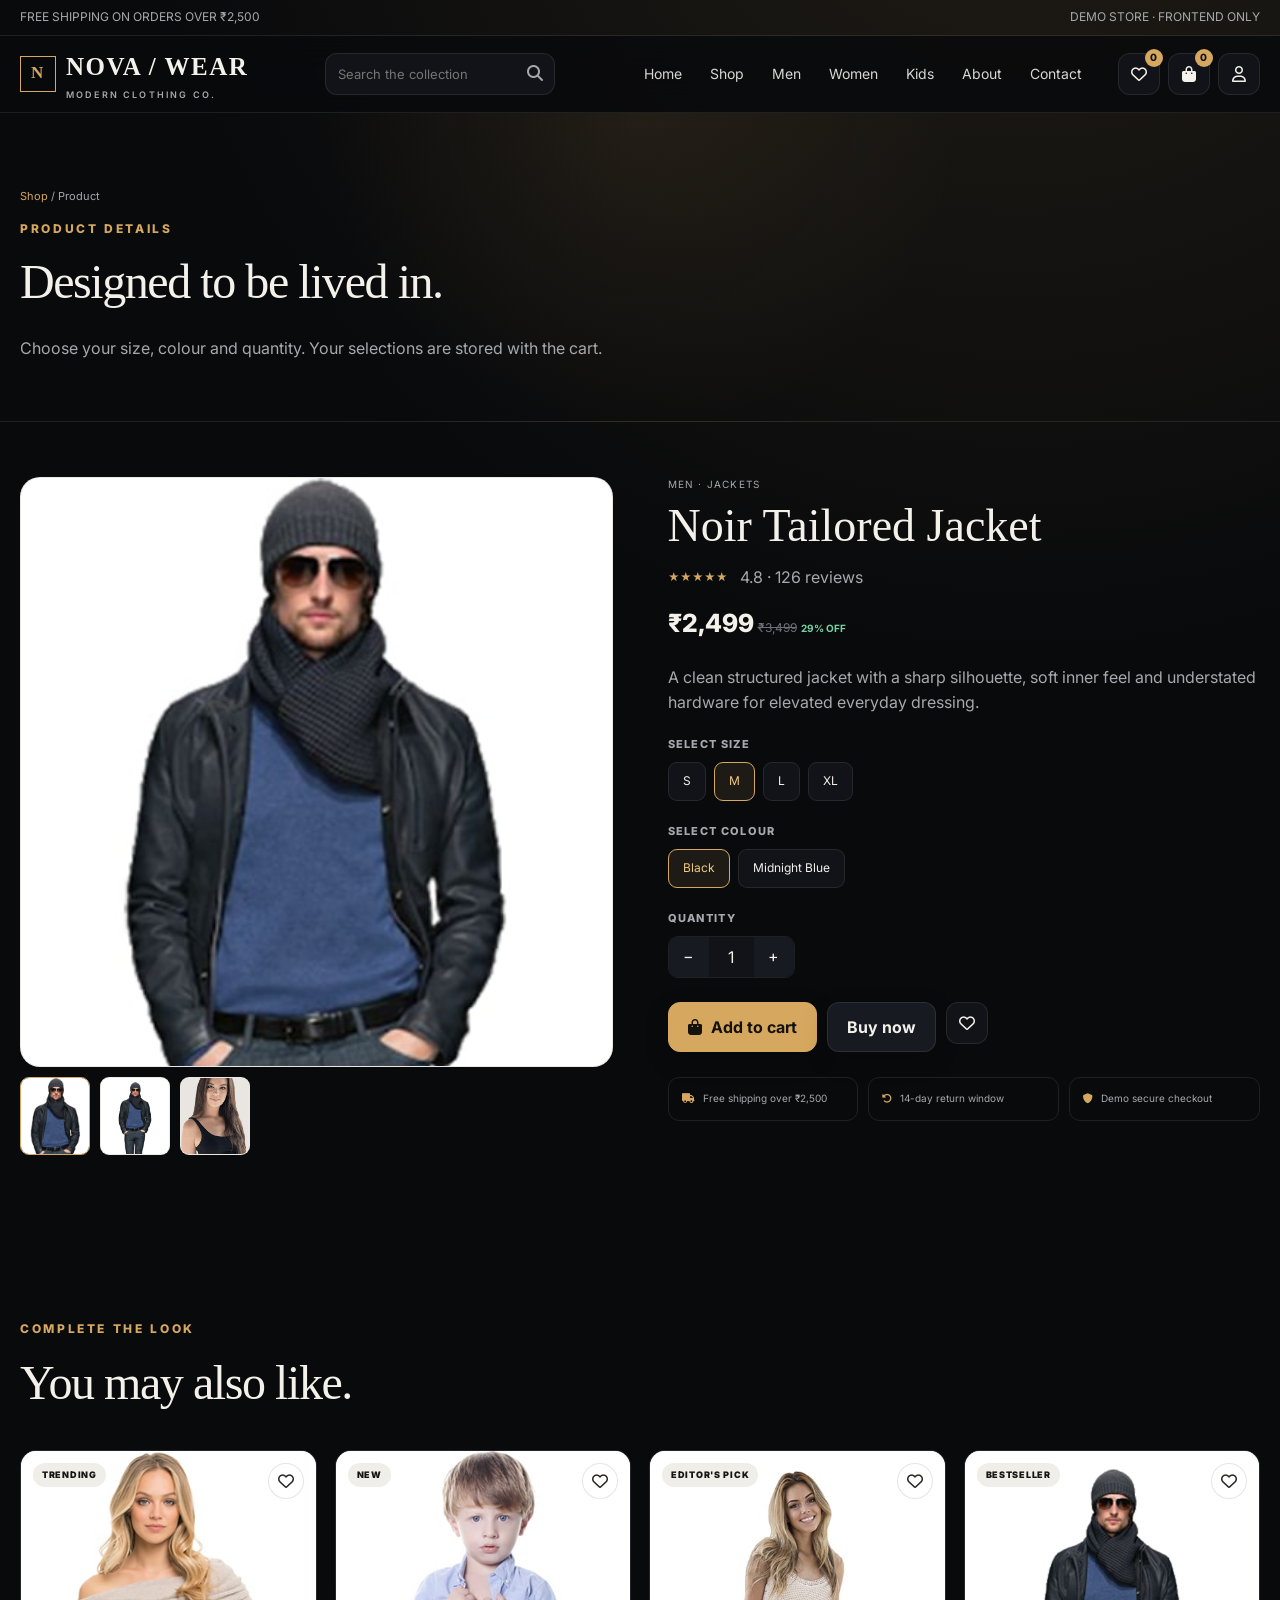
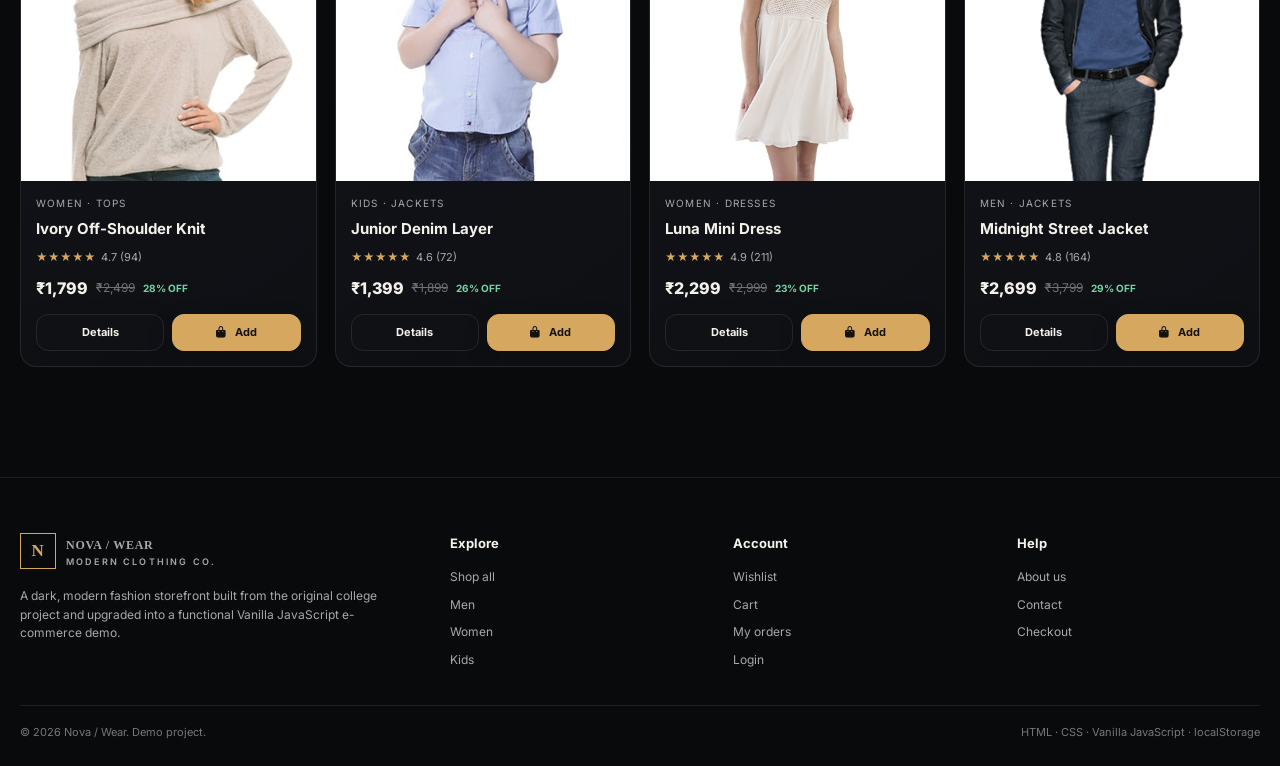
<file: product.html>
<!doctype html><html lang="en"><head><meta charset="UTF-8"><meta name="viewport" content="width=device-width, initial-scale=1.0">
<title>Product · NOVA / WEAR</title>
<meta name="description" content="NOVA / WEAR — premium dark fashion e-commerce demo.">
<link rel="preconnect" href="https://fonts.googleapis.com"><link rel="preconnect" href="https://fonts.gstatic.com" crossorigin>
<link href="https://fonts.googleapis.com/css2?family=Inter:wght@400;500;600;700;800&display=swap" rel="stylesheet">
<link rel="stylesheet" href="https://cdnjs.cloudflare.com/ajax/libs/font-awesome/6.5.2/css/all.min.css">
<link rel="stylesheet" href="css/style.css"></head><body><a class="skip-link" href="#main">Skip to content</a>
<div class="topbar"><div class="container topbar-inner"><span>FREE SHIPPING ON ORDERS OVER ₹2,500</span><span>DEMO STORE · FRONTEND ONLY</span></div></div>
<header class="site-header"><div class="container nav-wrap">
<a class="logo" href="index.html"><span class="logo-mark">N</span><span>NOVA / WEAR<small>MODERN CLOTHING CO.</small></span></a>
<form class="search-box"><input aria-label="Search products" placeholder="Search the collection"><button aria-label="Search"><i class="fa-solid fa-magnifying-glass"></i></button></form>
<button class="menu-btn" data-menu aria-label="Open navigation"><i class="fa-solid fa-bars"></i></button>
<nav class="nav" aria-label="Main navigation"><a href="index.html">Home</a><a href="shop.html">Shop</a><a href="shop.html?category=Men">Men</a><a href="shop.html?category=Women">Women</a><a href="shop.html?category=Kids">Kids</a><a href="about.html">About</a><a href="contact.html">Contact</a></nav>
<div class="nav-actions"><a class="icon-btn" href="wishlist.html" aria-label="Wishlist"><i class="fa-regular fa-heart"></i><span class="count" data-wish-count>0</span></a><a class="icon-btn" href="cart.html" aria-label="Cart"><i class="fa-solid fa-bag-shopping"></i><span class="count" data-cart-count>0</span></a><a class="icon-btn" href="login.html" aria-label="Account"><i class="fa-regular fa-user"></i></a></div>
</div></header><main id="main"><section class="page-head"><div class="container"><div class="breadcrumbs"><a href="shop.html">Shop</a> / Product</div><div class="eyebrow">Product details</div><h1>Designed to be lived in.</h1><p>Choose your size, colour and quantity. Your selections are stored with the cart.</p></div></section><section class="container" id="product-root"></section><section class="section container"><div class="section-head"><div><div class="eyebrow">Complete the look</div><h2>You may also like.</h2></div></div><div id="related-grid" class="product-grid"></div></section></main><div data-footer></div><div class="toast-wrap"></div>
<script src="js/products.js"></script><script src="js/app.js"></script><script src="js/product.js"></script></body></html>
</file>
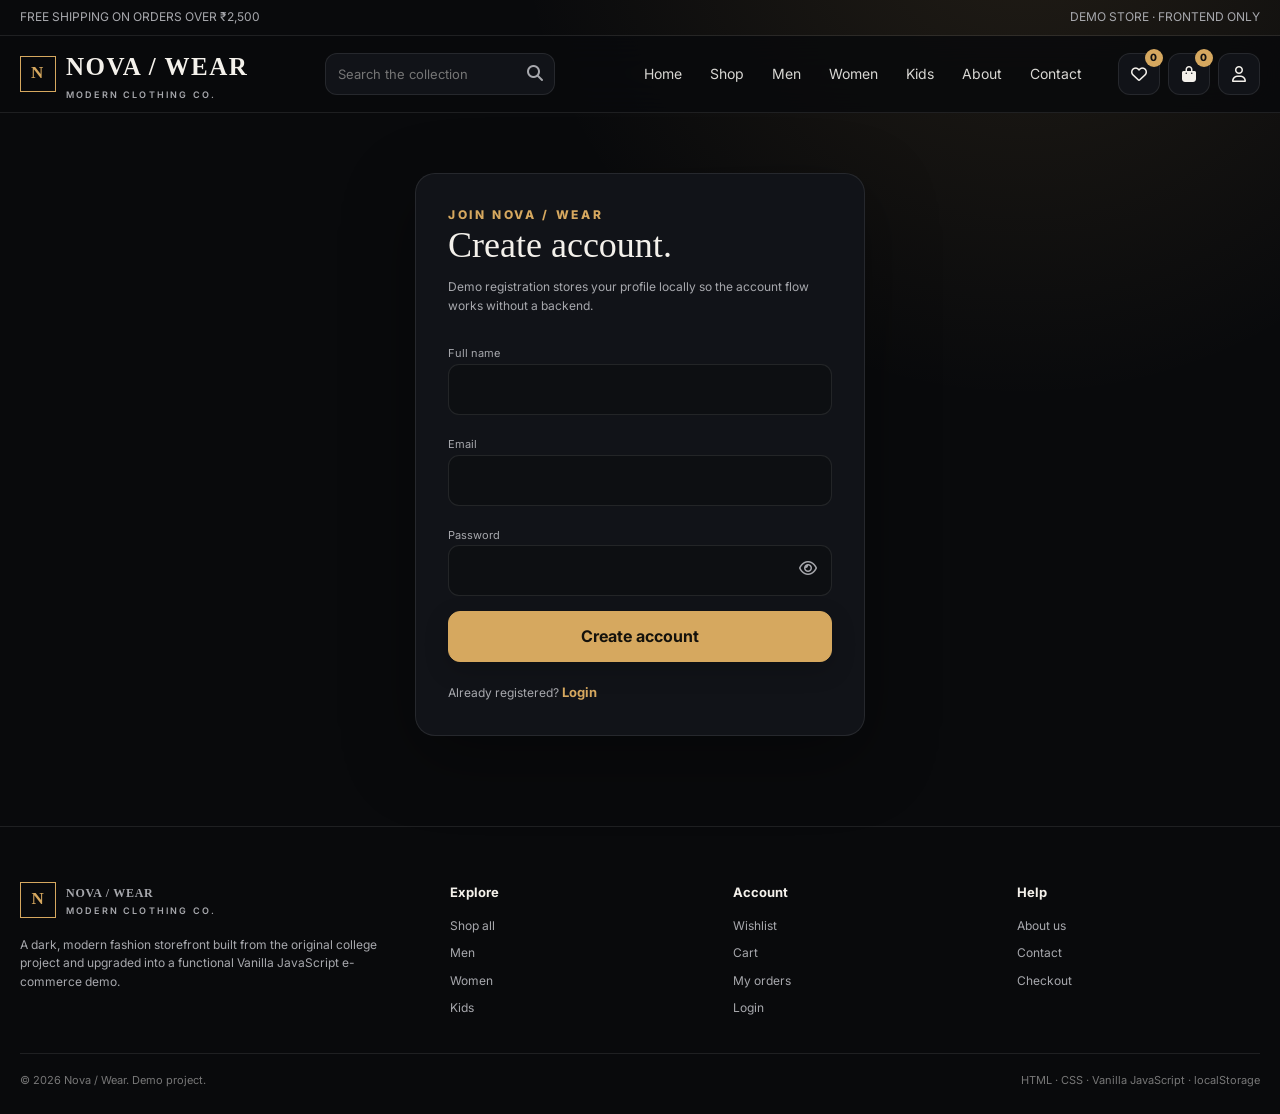
<file: register.html>
<!doctype html><html lang="en"><head><meta charset="UTF-8"><meta name="viewport" content="width=device-width, initial-scale=1.0">
<title>Register · NOVA / WEAR</title>
<meta name="description" content="NOVA / WEAR — premium dark fashion e-commerce demo.">
<link rel="preconnect" href="https://fonts.googleapis.com"><link rel="preconnect" href="https://fonts.gstatic.com" crossorigin>
<link href="https://fonts.googleapis.com/css2?family=Inter:wght@400;500;600;700;800&display=swap" rel="stylesheet">
<link rel="stylesheet" href="https://cdnjs.cloudflare.com/ajax/libs/font-awesome/6.5.2/css/all.min.css">
<link rel="stylesheet" href="css/style.css"></head><body><a class="skip-link" href="#main">Skip to content</a>
<div class="topbar"><div class="container topbar-inner"><span>FREE SHIPPING ON ORDERS OVER ₹2,500</span><span>DEMO STORE · FRONTEND ONLY</span></div></div>
<header class="site-header"><div class="container nav-wrap">
<a class="logo" href="index.html"><span class="logo-mark">N</span><span>NOVA / WEAR<small>MODERN CLOTHING CO.</small></span></a>
<form class="search-box"><input aria-label="Search products" placeholder="Search the collection"><button aria-label="Search"><i class="fa-solid fa-magnifying-glass"></i></button></form>
<button class="menu-btn" data-menu aria-label="Open navigation"><i class="fa-solid fa-bars"></i></button>
<nav class="nav" aria-label="Main navigation"><a href="index.html">Home</a><a href="shop.html">Shop</a><a href="shop.html?category=Men">Men</a><a href="shop.html?category=Women">Women</a><a href="shop.html?category=Kids">Kids</a><a href="about.html">About</a><a href="contact.html">Contact</a></nav>
<div class="nav-actions"><a class="icon-btn" href="wishlist.html" aria-label="Wishlist"><i class="fa-regular fa-heart"></i><span class="count" data-wish-count>0</span></a><a class="icon-btn" href="cart.html" aria-label="Cart"><i class="fa-solid fa-bag-shopping"></i><span class="count" data-cart-count>0</span></a><a class="icon-btn" href="login.html" aria-label="Account"><i class="fa-regular fa-user"></i></a></div>
</div></header><main id="main"><section class="container auth-wrap"><div class="auth-card"><div class="eyebrow">Join NOVA / WEAR</div><h1>Create account.</h1><p>Demo registration stores your profile locally so the account flow works without a backend.</p><form class="stack" data-auth-form="register"><div><label class="muted" style="font-size:11px">Full name</label><input class="field" name="name" required autocomplete="name"></div><div><label class="muted" style="font-size:11px">Email</label><input class="field" name="email" type="email" required autocomplete="email"></div><div><label class="muted" style="font-size:11px">Password</label><div class="password-wrap"><input class="field" id="register-password" name="password" type="password" minlength="6" required><button type="button" class="password-toggle" data-password-toggle="register-password"><i class="fa-regular fa-eye"></i></button></div></div><button class="btn btn-primary" type="submit">Create account</button></form><p style="margin:20px 0 0">Already registered? <a class="text-link" href="login.html">Login</a></p></div></section></main><div data-footer></div><div class="toast-wrap"></div>
<script src="js/products.js"></script><script src="js/app.js"></script><script src="js/auth.js"></script></body></html>
</file>
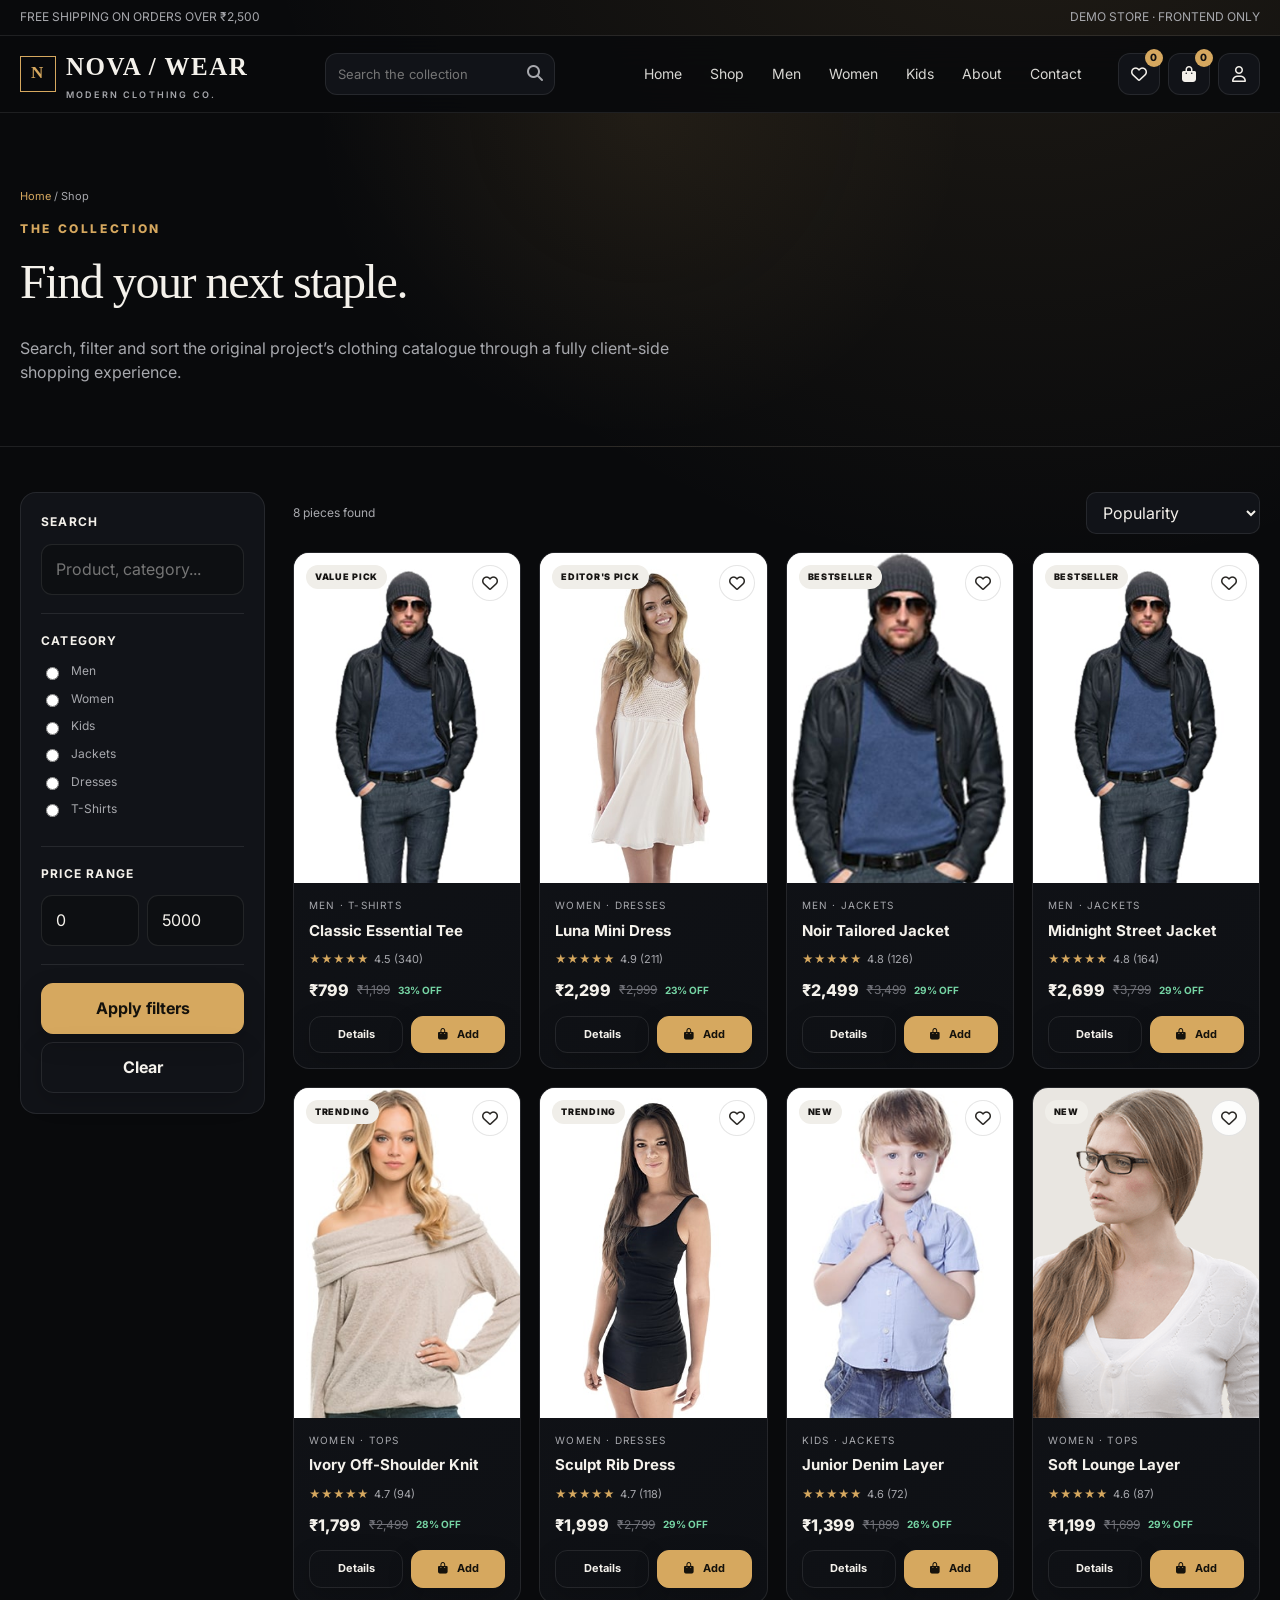
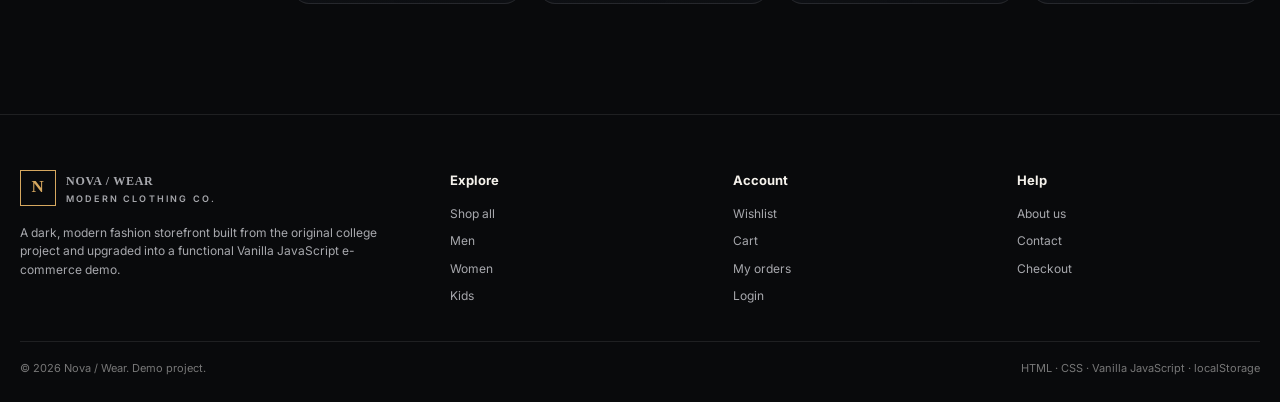
<file: shop.html>
<!doctype html><html lang="en"><head><meta charset="UTF-8"><meta name="viewport" content="width=device-width, initial-scale=1.0">
<title>Shop · NOVA / WEAR</title>
<meta name="description" content="NOVA / WEAR — premium dark fashion e-commerce demo.">
<link rel="preconnect" href="https://fonts.googleapis.com"><link rel="preconnect" href="https://fonts.gstatic.com" crossorigin>
<link href="https://fonts.googleapis.com/css2?family=Inter:wght@400;500;600;700;800&display=swap" rel="stylesheet">
<link rel="stylesheet" href="https://cdnjs.cloudflare.com/ajax/libs/font-awesome/6.5.2/css/all.min.css">
<link rel="stylesheet" href="css/style.css"></head><body><a class="skip-link" href="#main">Skip to content</a>
<div class="topbar"><div class="container topbar-inner"><span>FREE SHIPPING ON ORDERS OVER ₹2,500</span><span>DEMO STORE · FRONTEND ONLY</span></div></div>
<header class="site-header"><div class="container nav-wrap">
<a class="logo" href="index.html"><span class="logo-mark">N</span><span>NOVA / WEAR<small>MODERN CLOTHING CO.</small></span></a>
<form class="search-box"><input aria-label="Search products" placeholder="Search the collection"><button aria-label="Search"><i class="fa-solid fa-magnifying-glass"></i></button></form>
<button class="menu-btn" data-menu aria-label="Open navigation"><i class="fa-solid fa-bars"></i></button>
<nav class="nav" aria-label="Main navigation"><a href="index.html">Home</a><a href="shop.html">Shop</a><a href="shop.html?category=Men">Men</a><a href="shop.html?category=Women">Women</a><a href="shop.html?category=Kids">Kids</a><a href="about.html">About</a><a href="contact.html">Contact</a></nav>
<div class="nav-actions"><a class="icon-btn" href="wishlist.html" aria-label="Wishlist"><i class="fa-regular fa-heart"></i><span class="count" data-wish-count>0</span></a><a class="icon-btn" href="cart.html" aria-label="Cart"><i class="fa-solid fa-bag-shopping"></i><span class="count" data-cart-count>0</span></a><a class="icon-btn" href="login.html" aria-label="Account"><i class="fa-regular fa-user"></i></a></div>
</div></header><main id="main"><section class="page-head"><div class="container"><div class="breadcrumbs"><a href="index.html">Home</a> / Shop</div><div class="eyebrow">The collection</div><h1>Find your next staple.</h1><p>Search, filter and sort the original project’s clothing catalogue through a fully client-side shopping experience.</p></div></section>
<section class="container shop-layout"><aside class="filter-panel"><form id="filter-form"><div class="filter-group"><h3>Search</h3><input id="shop-search" class="field" placeholder="Product, category..."></div><div class="filter-group"><h3>Category</h3><label class="check"><input type="radio" name="category" value="Men" data-category-filter> Men</label><label class="check"><input type="radio" name="category" value="Women" data-category-filter> Women</label><label class="check"><input type="radio" name="category" value="Kids" data-category-filter> Kids</label><label class="check"><input type="radio" name="category" value="Jackets" data-category-filter> Jackets</label><label class="check"><input type="radio" name="category" value="Dresses" data-category-filter> Dresses</label><label class="check"><input type="radio" name="category" value="T-Shirts" data-category-filter> T-Shirts</label></div><div class="filter-group"><h3>Price range</h3><div class="range-row"><input id="min-price" class="field" type="number" min="0" max="5000" value="0" aria-label="Minimum price"><input id="max-price" class="field" type="number" min="0" max="5000" value="5000" aria-label="Maximum price"></div></div><button class="btn btn-primary" style="width:100%" type="submit">Apply filters</button><button class="btn btn-ghost" id="clear-filters" type="button" style="width:100%;margin-top:8px">Clear</button></form></aside><div><div class="shop-toolbar"><span class="results-count" id="results-count">0 pieces found</span><div class="toolbar-controls"><select id="sort" class="select" aria-label="Sort products"><option value="popular">Popularity</option><option value="new">Newest</option><option value="low">Price: low → high</option><option value="high">Price: high → low</option></select></div></div><div id="shop-grid" class="product-grid"></div></div></section></main><div data-footer></div><div class="toast-wrap"></div>
<script src="js/products.js"></script><script src="js/app.js"></script><script src="js/shop.js"></script></body></html>
</file>
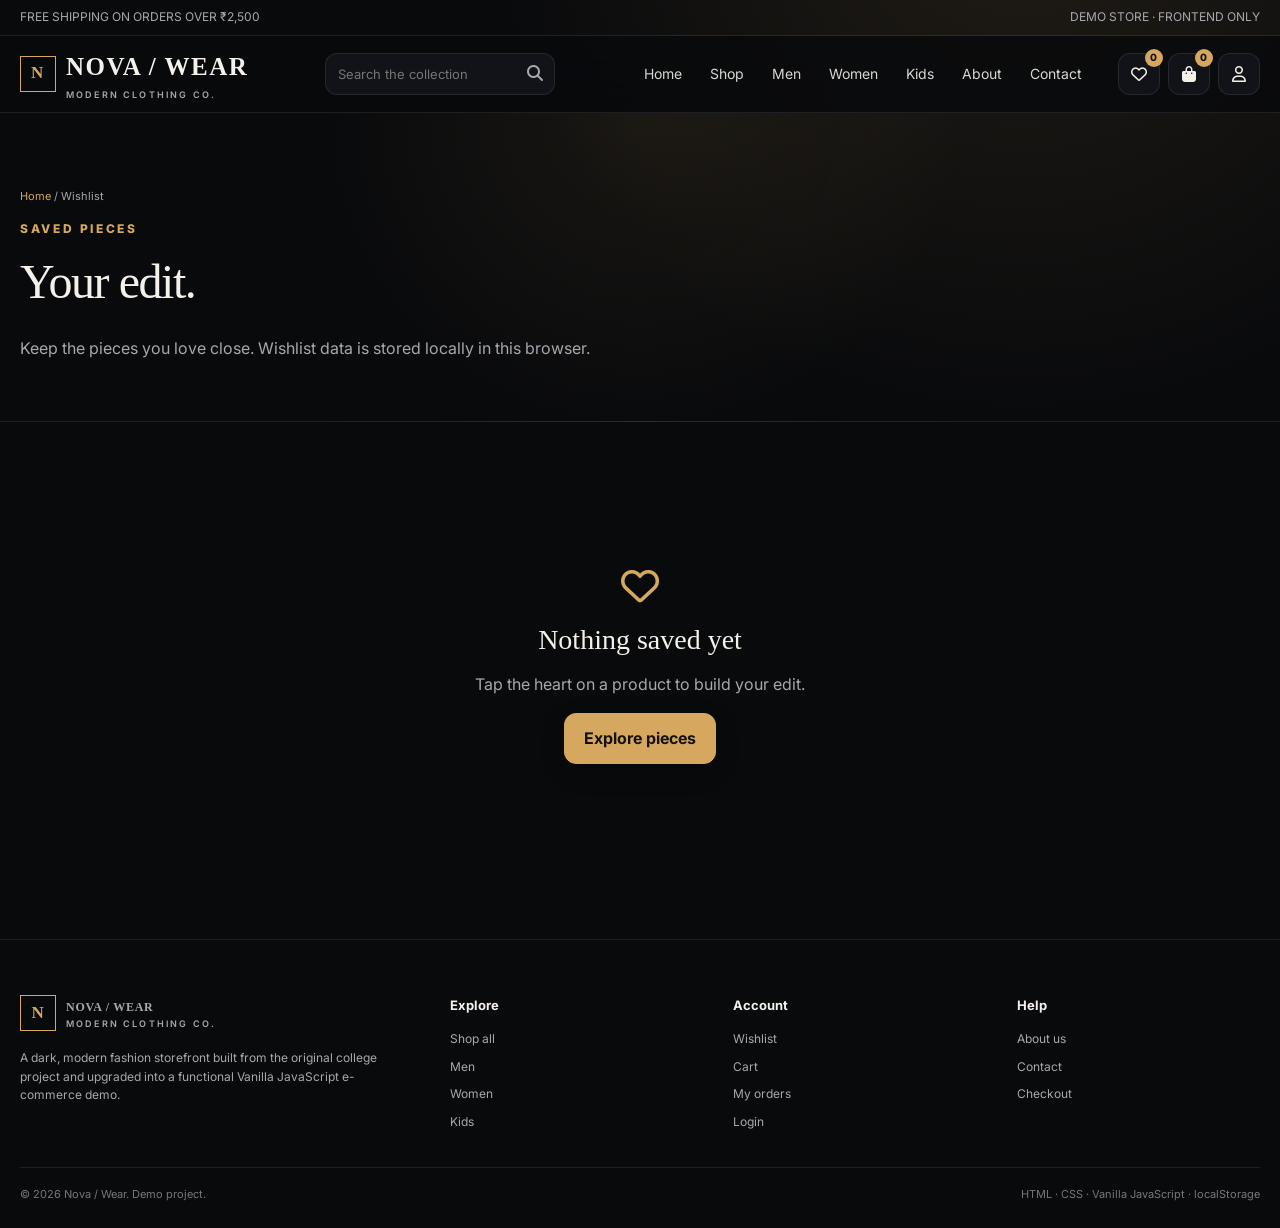
<file: wishlist.html>
<!doctype html><html lang="en"><head><meta charset="UTF-8"><meta name="viewport" content="width=device-width, initial-scale=1.0">
<title>Wishlist · NOVA / WEAR</title>
<meta name="description" content="NOVA / WEAR — premium dark fashion e-commerce demo.">
<link rel="preconnect" href="https://fonts.googleapis.com"><link rel="preconnect" href="https://fonts.gstatic.com" crossorigin>
<link href="https://fonts.googleapis.com/css2?family=Inter:wght@400;500;600;700;800&display=swap" rel="stylesheet">
<link rel="stylesheet" href="https://cdnjs.cloudflare.com/ajax/libs/font-awesome/6.5.2/css/all.min.css">
<link rel="stylesheet" href="css/style.css"></head><body><a class="skip-link" href="#main">Skip to content</a>
<div class="topbar"><div class="container topbar-inner"><span>FREE SHIPPING ON ORDERS OVER ₹2,500</span><span>DEMO STORE · FRONTEND ONLY</span></div></div>
<header class="site-header"><div class="container nav-wrap">
<a class="logo" href="index.html"><span class="logo-mark">N</span><span>NOVA / WEAR<small>MODERN CLOTHING CO.</small></span></a>
<form class="search-box"><input aria-label="Search products" placeholder="Search the collection"><button aria-label="Search"><i class="fa-solid fa-magnifying-glass"></i></button></form>
<button class="menu-btn" data-menu aria-label="Open navigation"><i class="fa-solid fa-bars"></i></button>
<nav class="nav" aria-label="Main navigation"><a href="index.html">Home</a><a href="shop.html">Shop</a><a href="shop.html?category=Men">Men</a><a href="shop.html?category=Women">Women</a><a href="shop.html?category=Kids">Kids</a><a href="about.html">About</a><a href="contact.html">Contact</a></nav>
<div class="nav-actions"><a class="icon-btn" href="wishlist.html" aria-label="Wishlist"><i class="fa-regular fa-heart"></i><span class="count" data-wish-count>0</span></a><a class="icon-btn" href="cart.html" aria-label="Cart"><i class="fa-solid fa-bag-shopping"></i><span class="count" data-cart-count>0</span></a><a class="icon-btn" href="login.html" aria-label="Account"><i class="fa-regular fa-user"></i></a></div>
</div></header><main id="main"><section class="page-head"><div class="container"><div class="breadcrumbs"><a href="index.html">Home</a> / Wishlist</div><div class="eyebrow">Saved pieces</div><h1>Your edit.</h1><p>Keep the pieces you love close. Wishlist data is stored locally in this browser.</p></div></section><section class="section container" id="wishlist-root"></section></main><div data-footer></div><div class="toast-wrap"></div>
<script src="js/products.js"></script><script src="js/app.js"></script><script src="js/wishlist.js"></script></body></html>
</file>
<file: css/style.css>
:root{
  --bg:#090a0c;--surface:#111318;--surface-2:#171a20;--surface-3:#20242b;
  --text:#f4f1eb;--muted:#a7a8ad;--line:rgba(255,255,255,.09);
  --accent:#d6a85f;--accent-2:#f0c982;--danger:#e87575;--success:#76d4a4;
  --shadow:0 22px 70px rgba(0,0,0,.35);--radius:18px;--max:1240px;
}
*{box-sizing:border-box} html{scroll-behavior:smooth}
body{margin:0;background:radial-gradient(circle at 80% -10%,rgba(214,168,95,.12),transparent 32%),var(--bg);color:var(--text);font-family:Inter,system-ui,-apple-system,Segoe UI,sans-serif;line-height:1.55}
a{color:inherit;text-decoration:none} img{max-width:100%;display:block} button,input,select,textarea{font:inherit}
button{cursor:pointer}.container{width:min(calc(100% - 40px),var(--max));margin:auto}
.muted{color:var(--muted)}.accent{color:var(--accent)}.hidden{display:none!important}
.skip-link{position:absolute;left:-999px;top:auto}.skip-link:focus{left:15px;top:15px;z-index:9999}
.topbar{border-bottom:1px solid var(--line);color:var(--muted);font-size:12px;padding:8px 0}
.topbar-inner{display:flex;justify-content:space-between;gap:20px}
.site-header{position:sticky;top:0;z-index:100;background:rgba(9,10,12,.84);backdrop-filter:blur(18px);border-bottom:1px solid var(--line)}
.nav-wrap{min-height:76px;display:flex;align-items:center;gap:24px}
.logo{font-family:Georgia,serif;font-size:25px;letter-spacing:.06em;font-weight:700;display:flex;align-items:center;gap:10px}
.logo-mark{width:36px;height:36px;border:1px solid var(--accent);display:grid;place-items:center;color:var(--accent);font-size:17px}
.logo small{font:600 9px/1 Inter,sans-serif;letter-spacing:.24em;color:var(--muted);display:block;margin-top:3px}
.nav{display:flex;align-items:center;gap:4px;margin-left:auto}
.nav a{padding:10px 12px;border-radius:10px;color:#d8d7d3;font-size:14px;transition:.25s}
.nav a:hover,.nav a.active{background:rgba(214,168,95,.1);color:var(--accent-2)}
.nav-actions{display:flex;gap:8px;align-items:center}
.icon-btn,.menu-btn{position:relative;width:42px;height:42px;border:1px solid var(--line);background:var(--surface);color:var(--text);border-radius:12px;display:grid;place-items:center;transition:.25s}
.icon-btn:hover,.menu-btn:hover{transform:translateY(-2px);border-color:rgba(214,168,95,.45);box-shadow:0 10px 28px rgba(0,0,0,.3),0 0 20px rgba(214,168,95,.08)}
.count{position:absolute;right:-4px;top:-5px;min-width:18px;height:18px;padding:0 5px;border-radius:999px;background:var(--accent);color:#111;font-size:10px;display:grid;place-items:center;font-weight:800}
.menu-btn{display:none}
.search-box{display:flex;align-items:center;gap:0;border:1px solid var(--line);background:var(--surface);border-radius:12px;overflow:hidden;margin-left:auto}
.search-box input{width:190px;background:transparent;border:0;color:var(--text);outline:0;padding:10px 12px;font-size:13px}
.search-box button{border:0;background:transparent;color:var(--muted);width:38px;height:40px}
.hero{min-height:620px;display:grid;grid-template-columns:1.02fr .98fr;align-items:center;gap:50px;padding:74px 0 85px}
.eyebrow{color:var(--accent);font-size:12px;font-weight:800;letter-spacing:.22em;text-transform:uppercase}
.hero h1{font-family:Georgia,serif;font-size:clamp(48px,6.5vw,86px);line-height:.95;letter-spacing:-.045em;margin:16px 0 24px;max-width:700px}
.hero h1 em{font-weight:400;color:var(--accent);font-style:normal}
.hero p{max-width:580px;color:var(--muted);font-size:16px}
.hero-actions{display:flex;gap:12px;flex-wrap:wrap;margin-top:30px}
.btn{border:1px solid var(--line);background:var(--surface-2);color:var(--text);padding:12px 19px;border-radius:12px;font-weight:700;display:inline-flex;align-items:center;justify-content:center;gap:9px;transition:.25s;box-shadow:0 8px 25px rgba(0,0,0,.18)}
.btn:hover{transform:translateY(-3px);border-color:rgba(214,168,95,.55);box-shadow:0 16px 36px rgba(0,0,0,.28),0 0 24px rgba(214,168,95,.08)}
.btn:active{transform:translateY(-1px) scale(.98)}.btn-primary{background:var(--accent);border-color:var(--accent);color:#15120c}
.btn-ghost{background:transparent}.btn-danger{background:rgba(232,117,117,.1);color:#ffaaaa;border-color:rgba(232,117,117,.3)}
.btn:disabled{opacity:.45;cursor:not-allowed;transform:none}
.hero-media{height:500px;position:relative}.hero-media:before{content:"";position:absolute;inset:25px -15px -20px 35px;border:1px solid rgba(214,168,95,.25);border-radius:30px;transform:rotate(3deg)}
.hero-media img{height:100%;width:100%;object-fit:cover;border-radius:24px;position:relative;box-shadow:var(--shadow);filter:saturate(.82) contrast(1.04)}
.hero-badge{position:absolute;left:-22px;bottom:28px;background:rgba(17,19,24,.9);border:1px solid var(--line);padding:16px 18px;border-radius:15px;z-index:2;box-shadow:var(--shadow);backdrop-filter:blur(12px)}
.hero-badge strong{font-size:20px;display:block}.hero-badge span{color:var(--muted);font-size:11px}
.section{padding:80px 0}.section-head{display:flex;align-items:end;justify-content:space-between;gap:20px;margin-bottom:30px}
.section-head h2,.page-head h1{font-family:Georgia,serif;font-weight:500;letter-spacing:-.03em;margin:7px 0 0;font-size:clamp(30px,4vw,48px)}
.section-head p{color:var(--muted);margin:8px 0 0}
.text-link{color:var(--accent);font-weight:700;font-size:13px}.text-link:hover{text-decoration:underline}
.features{display:grid;grid-template-columns:repeat(4,1fr);border-block:1px solid var(--line)}
.feature{padding:25px 20px;display:flex;gap:14px;align-items:center;border-right:1px solid var(--line)}
.feature:last-child{border:0}.feature i{color:var(--accent);font-size:20px}.feature strong{display:block;font-size:13px}.feature span{display:block;color:var(--muted);font-size:11px;margin-top:3px}
.category-grid{display:grid;grid-template-columns:repeat(3,1fr);gap:18px}.category-card{position:relative;height:350px;overflow:hidden;border-radius:var(--radius);border:1px solid var(--line);background:var(--surface)}
.category-card img{width:100%;height:100%;object-fit:cover;transition:.6s;filter:brightness(.72)}
.category-card:hover img{transform:scale(1.05);filter:brightness(.55)}
.category-overlay{position:absolute;inset:auto 0 0;padding:28px;background:linear-gradient(transparent,rgba(0,0,0,.9))}
.category-overlay span{font-size:11px;color:var(--accent);text-transform:uppercase;letter-spacing:.14em}.category-overlay h3{font-family:Georgia,serif;font-size:27px;margin:5px 0}
.product-grid{display:grid;grid-template-columns:repeat(4,1fr);gap:18px}.product-card{background:linear-gradient(145deg,var(--surface),#0e1014);border:1px solid var(--line);border-radius:16px;overflow:hidden;position:relative;transition:.3s}
.product-card:hover{transform:translateY(-6px);box-shadow:var(--shadow);border-color:rgba(214,168,95,.25)}
.product-media{height:330px;position:relative;overflow:hidden;background:#e9e6e1}.product-media img{height:100%;width:100%;object-fit:cover;transition:.55s}.product-card:hover .product-media img{transform:scale(1.055)}
.product-badge{position:absolute;top:12px;left:12px;background:#f0eee9;color:#171513;border-radius:999px;padding:5px 9px;font-size:9px;font-weight:900;letter-spacing:.08em}
.product-wish{position:absolute;right:12px;top:12px}.product-wish button{width:36px;height:36px;border:1px solid rgba(0,0,0,.1);border-radius:50%;background:rgba(255,255,255,.9);color:#292724;display:grid;place-items:center;transition:.25s}.product-wish button:hover{transform:scale(1.08)}.product-wish button.active{color:#a33;background:#fff}
.product-info{padding:15px}.product-cat{color:var(--muted);font-size:10px;text-transform:uppercase;letter-spacing:.12em}.product-name{font-size:15px;margin:5px 0 9px;font-weight:700}.rating{font-size:11px;color:var(--accent)}.rating span{color:var(--muted);margin-left:5px}.price-row{display:flex;align-items:center;gap:8px;margin-top:10px}.price{font-size:16px;font-weight:800}.old-price{text-decoration:line-through;color:#707178;font-size:12px}.discount{color:var(--success);font-size:10px;font-weight:700}.card-actions{display:grid;grid-template-columns:1fr 1fr;gap:8px;margin-top:13px}.card-actions .btn{font-size:11px;padding:9px 8px}
.offer-strip{border:1px solid var(--line);background:linear-gradient(110deg,#16171b,#211c14);border-radius:22px;overflow:hidden;display:grid;grid-template-columns:1.1fr .9fr;min-height:260px}.offer-copy{padding:45px}.offer-copy h2{font:500 40px/1.05 Georgia,serif;margin:10px 0}.offer-copy p{color:var(--muted);max-width:480px}.offer-image{min-height:260px}.offer-image img{width:100%;height:100%;object-fit:cover;opacity:.8}
.newsletter{background:linear-gradient(135deg,#16171b,#101114);border:1px solid var(--line);border-radius:22px;padding:50px;display:flex;align-items:center;justify-content:space-between;gap:30px}.newsletter h2{font:500 35px Georgia,serif;margin:0}.newsletter p{color:var(--muted);margin:8px 0 0}.newsletter-form{display:flex;min-width:min(100%,440px)}.field,.newsletter-form input,.newsletter-form select,.newsletter-form textarea{width:100%;border:1px solid var(--line);background:#0d0f12;color:var(--text);padding:12px 14px;border-radius:11px;outline:0;transition:.2s}.field:focus,.newsletter-form input:focus,.newsletter-form select:focus,.newsletter-form textarea:focus{border-color:rgba(214,168,95,.6);box-shadow:0 0 0 3px rgba(214,168,95,.08)}
.footer{border-top:1px solid var(--line);margin-top:30px;padding:55px 0 25px}.footer-grid{display:grid;grid-template-columns:1.6fr 1fr 1fr 1fr;gap:40px}.footer h3{font-size:13px;margin:0 0 15px}.footer p,.footer a,.footer li{font-size:12px;color:var(--muted)}.footer ul{padding:0;margin:0;list-style:none;display:grid;gap:9px}.footer a:hover{color:var(--accent)}.footer-bottom{border-top:1px solid var(--line);margin-top:35px;padding-top:18px;display:flex;justify-content:space-between;color:#777;font-size:11px}
.page-head{padding:75px 0 45px;border-bottom:1px solid var(--line);background:radial-gradient(circle at 50% 0,rgba(214,168,95,.08),transparent 45%)}.page-head p{color:var(--muted);max-width:650px}.breadcrumbs{font-size:11px;color:var(--muted);margin-bottom:15px}.breadcrumbs a{color:var(--accent)}
.shop-layout{display:grid;grid-template-columns:245px 1fr;gap:28px;padding:45px 0 80px}.filter-panel{background:var(--surface);border:1px solid var(--line);border-radius:16px;padding:20px;height:max-content;position:sticky;top:98px}.filter-group{border-bottom:1px solid var(--line);padding:0 0 18px;margin-bottom:18px}.filter-group:last-child{border:0;margin:0;padding:0}.filter-group h3{font-size:12px;margin:0 0 12px;text-transform:uppercase;letter-spacing:.1em}.check{display:flex;align-items:center;gap:9px;margin:9px 0;color:var(--muted);font-size:12px}.check input{accent-color:var(--accent)}.range-row{display:grid;grid-template-columns:1fr 1fr;gap:8px}.shop-toolbar{display:flex;align-items:center;justify-content:space-between;gap:15px;margin-bottom:18px}.toolbar-controls{display:flex;gap:9px}.select{background:var(--surface);border:1px solid var(--line);color:var(--text);padding:9px 12px;border-radius:10px}.results-count{color:var(--muted);font-size:12px}
.product-detail{display:grid;grid-template-columns:1fr 1fr;gap:55px;padding:55px 0 85px}.gallery-main{height:590px;border-radius:20px;overflow:hidden;background:#e9e6e1;border:1px solid var(--line)}.gallery-main img{width:100%;height:100%;object-fit:cover}.thumbs{display:flex;gap:10px;margin-top:10px}.thumb{width:70px;height:78px;border:1px solid var(--line);border-radius:9px;overflow:hidden;background:#e9e6e1;padding:0}.thumb.active{border-color:var(--accent)}.thumb img{width:100%;height:100%;object-fit:cover}.detail-copy h1{font:500 46px/1.05 Georgia,serif;margin:9px 0 15px}.detail-price{font-size:25px;font-weight:800}.detail-desc{color:var(--muted);margin:22px 0}.detail-meta{display:flex;gap:12px;align-items:center;margin:14px 0}.option-label{font-size:11px;text-transform:uppercase;letter-spacing:.12em;color:var(--muted);font-weight:800;margin:22px 0 9px}.option-row{display:flex;gap:8px;flex-wrap:wrap}.option{border:1px solid var(--line);background:var(--surface);color:var(--text);padding:9px 14px;border-radius:9px;font-size:12px}.option.selected{border-color:var(--accent);background:rgba(214,168,95,.1);color:var(--accent-2)}.qty{display:flex;align-items:center;border:1px solid var(--line);width:max-content;border-radius:10px;overflow:hidden}.qty button{width:40px;height:40px;background:var(--surface-2);border:0;color:var(--text)}.qty input{width:45px;height:40px;text-align:center;background:var(--surface);border:0;color:var(--text);outline:0}.detail-actions{display:flex;gap:10px;margin-top:24px}.info-box{display:grid;grid-template-columns:repeat(3,1fr);gap:10px;margin-top:25px}.mini-info{border:1px solid var(--line);padding:13px;border-radius:11px;color:var(--muted);font-size:10px}.mini-info i{color:var(--accent);margin-right:5px}
.cart-layout{display:grid;grid-template-columns:1.4fr .6fr;gap:25px;padding:45px 0 85px}.cart-list,.summary,.form-card,.orders-card{border:1px solid var(--line);background:var(--surface);border-radius:16px}.cart-row{display:grid;grid-template-columns:80px 1fr 100px 130px 40px;gap:15px;align-items:center;padding:16px;border-bottom:1px solid var(--line)}.cart-row:last-child{border:0}.cart-img{height:90px;background:#e9e6e1;border-radius:10px;overflow:hidden}.cart-img img{width:100%;height:100%;object-fit:cover}.cart-title{font-size:13px;font-weight:700}.cart-variant{font-size:10px;color:var(--muted)}.cart-price{font-weight:700;font-size:13px}.line-total{font-weight:800;text-align:right}.remove-btn{border:0;background:transparent;color:#777;width:35px;height:35px}.remove-btn:hover{color:var(--danger)}.summary{padding:22px;height:max-content;position:sticky;top:98px}.summary h2{font:500 27px Georgia,serif;margin:0 0 20px}.coupon{display:flex;margin-bottom:18px}.coupon input{border-radius:10px 0 0 10px}.coupon button{border-radius:0 10px 10px 0}.summary-line{display:flex;justify-content:space-between;color:var(--muted);font-size:12px;margin:12px 0}.summary-line.total{border-top:1px solid var(--line);padding-top:17px;color:var(--text);font-size:18px;font-weight:800}.empty{padding:65px 25px;text-align:center;color:var(--muted)}.empty i{font-size:38px;color:var(--accent);margin-bottom:14px}.empty h2{color:var(--text);font:500 28px Georgia,serif;margin:5px 0 10px}
.form-grid{display:grid;grid-template-columns:1fr 1fr;gap:15px}.full{grid-column:1/-1}.form-group label{font-size:11px;color:var(--muted);display:block;margin-bottom:7px}.form-card{padding:25px}.form-card h2{font:500 27px Georgia,serif;margin:0 0 20px}.checkout-layout{display:grid;grid-template-columns:1.25fr .75fr;gap:25px;padding:45px 0 80px}.payment-options{display:grid;grid-template-columns:repeat(3,1fr);gap:10px}.payment-option{border:1px solid var(--line);background:var(--surface-2);padding:14px;border-radius:11px}.payment-option input{accent-color:var(--accent);margin-right:7px}.form-note{font-size:10px;color:var(--muted);margin-top:9px}
.order-item{padding:20px;border-bottom:1px solid var(--line)}.order-item:last-child{border:0}.order-head{display:flex;justify-content:space-between;gap:15px;align-items:start}.order-id{font-weight:800}.status{font-size:10px;padding:5px 8px;border-radius:999px;background:rgba(118,212,164,.1);color:var(--success);border:1px solid rgba(118,212,164,.2)}.order-products{display:flex;gap:10px;flex-wrap:wrap;margin-top:14px}.order-product{font-size:10px;color:var(--muted);padding:7px 9px;background:var(--surface-2);border-radius:8px}
.auth-wrap{min-height:650px;display:grid;place-items:center;padding:60px 0}.auth-card{width:min(450px,100%);background:var(--surface);border:1px solid var(--line);border-radius:20px;padding:32px;box-shadow:var(--shadow)}.auth-card h1{font:500 36px Georgia,serif;margin:0 0 7px}.auth-card>p{color:var(--muted);font-size:12px;margin-bottom:24px}.stack{display:grid;gap:15px}.form-error{font-size:11px;color:var(--danger);min-height:15px}.password-wrap{position:relative}.password-wrap input{padding-right:42px}.password-toggle{position:absolute;right:7px;top:6px;border:0;background:transparent;color:var(--muted);width:34px;height:34px}
.content-section{padding:55px 0 85px}.prose{max-width:850px;color:var(--muted)}.prose h2{font:500 30px Georgia,serif;color:var(--text);margin-top:35px}.prose strong{color:var(--text)}
.contact-grid{display:grid;grid-template-columns:.8fr 1.2fr;gap:25px}.contact-card{padding:25px;background:var(--surface);border:1px solid var(--line);border-radius:16px}.contact-line{display:flex;gap:14px;margin:20px 0}.contact-line i{color:var(--accent);width:20px}.contact-line strong{display:block;font-size:12px}.contact-line span{display:block;color:var(--muted);font-size:11px}
.toast-wrap{position:fixed;right:20px;bottom:20px;z-index:500;display:grid;gap:10px}.toast{min-width:270px;max-width:360px;background:#17191d;border:1px solid var(--line);border-left:3px solid var(--accent);box-shadow:var(--shadow);padding:13px 15px;border-radius:11px;font-size:12px;animation:toastIn .35s ease}.toast.success{border-left-color:var(--success)}.toast.error{border-left-color:var(--danger)}
.modal-backdrop{position:fixed;inset:0;background:rgba(0,0,0,.68);backdrop-filter:blur(8px);z-index:400;display:grid;place-items:center;padding:20px}.modal{width:min(500px,100%);background:var(--surface);border:1px solid var(--line);border-radius:18px;padding:25px;box-shadow:var(--shadow);animation:modalIn .3s ease}.modal-head{display:flex;justify-content:space-between;align-items:center}.modal h2{font:500 28px Georgia,serif;margin:0}.modal-close{border:0;background:transparent;color:var(--muted);font-size:20px}
.reveal{animation:rise .7s both}.delay-1{animation-delay:.08s}.delay-2{animation-delay:.16s}.delay-3{animation-delay:.24s}
@keyframes rise{from{opacity:0;transform:translateY(18px)}to{opacity:1;transform:none}}@keyframes toastIn{from{opacity:0;transform:translateX(20px)}to{opacity:1;transform:none}}@keyframes modalIn{from{opacity:0;transform:scale(.96) translateY(8px)}to{opacity:1;transform:none}}
@media(max-width:1050px){.nav{gap:0}.nav a{padding:9px 8px}.search-box input{width:150px}.product-grid{grid-template-columns:repeat(3,1fr)}.product-media{height:300px}.hero{gap:30px}.footer-grid{grid-template-columns:1.5fr 1fr 1fr}.shop-layout{grid-template-columns:210px 1fr}}
@media(max-width:800px){.container{width:min(calc(100% - 28px),var(--max))}.topbar{display:none}.nav-wrap{min-height:68px}.search-box{order:3;width:100%;margin:0}.search-box input{width:100%}.nav-wrap{flex-wrap:wrap;padding:12px 0}.menu-btn{display:grid}.nav{display:none;position:absolute;left:0;right:0;top:68px;background:rgba(9,10,12,.98);border-bottom:1px solid var(--line);padding:10px 14px;flex-direction:column;align-items:stretch}.nav.open{display:flex}.nav a{padding:12px}.nav-actions{margin-left:auto}.hero{grid-template-columns:1fr;padding:45px 0 65px}.hero-media{height:420px}.features{grid-template-columns:1fr 1fr}.feature:nth-child(2){border-right:0}.feature{border-bottom:1px solid var(--line)}.category-grid,.offer-strip,.contact-grid,.checkout-layout,.cart-layout,.product-detail{grid-template-columns:1fr}.product-grid{grid-template-columns:repeat(2,1fr)}.shop-layout{grid-template-columns:1fr}.filter-panel{position:static}.footer-grid{grid-template-columns:1fr 1fr}.newsletter{display:block;padding:32px}.newsletter-form{margin-top:20px}.gallery-main{height:500px}.summary{position:static}.cart-row{grid-template-columns:65px 1fr auto;gap:10px}.cart-row .cart-price,.cart-row .line-total{display:none}.cart-row .qty{grid-column:2}.cart-row .remove-btn{grid-column:3;grid-row:1/3}.detail-copy h1{font-size:39px}}
@media(max-width:480px){.product-grid{gap:10px}.product-media{height:245px}.card-actions{grid-template-columns:1fr}.category-card{height:280px}.features{grid-template-columns:1fr}.feature{border-right:0!important}.hero h1{font-size:48px}.hero-media{height:340px}.hero-badge{left:10px}.offer-copy{padding:30px}.offer-copy h2{font-size:32px}.newsletter-form{display:grid;gap:8px}.footer-grid{grid-template-columns:1fr}.footer-bottom{display:block}.footer-bottom span{display:block;margin-top:6px}.form-grid{grid-template-columns:1fr}.full{grid-column:auto}.payment-options{grid-template-columns:1fr}.shop-toolbar{align-items:start;flex-direction:column}.toolbar-controls{width:100%}.select{flex:1}.gallery-main{height:390px}}
@media(prefers-reduced-motion:reduce){html{scroll-behavior:auto}*,*::before,*::after{animation-duration:.01ms!important;animation-iteration-count:1!important;transition-duration:.01ms!important}}
</file>
